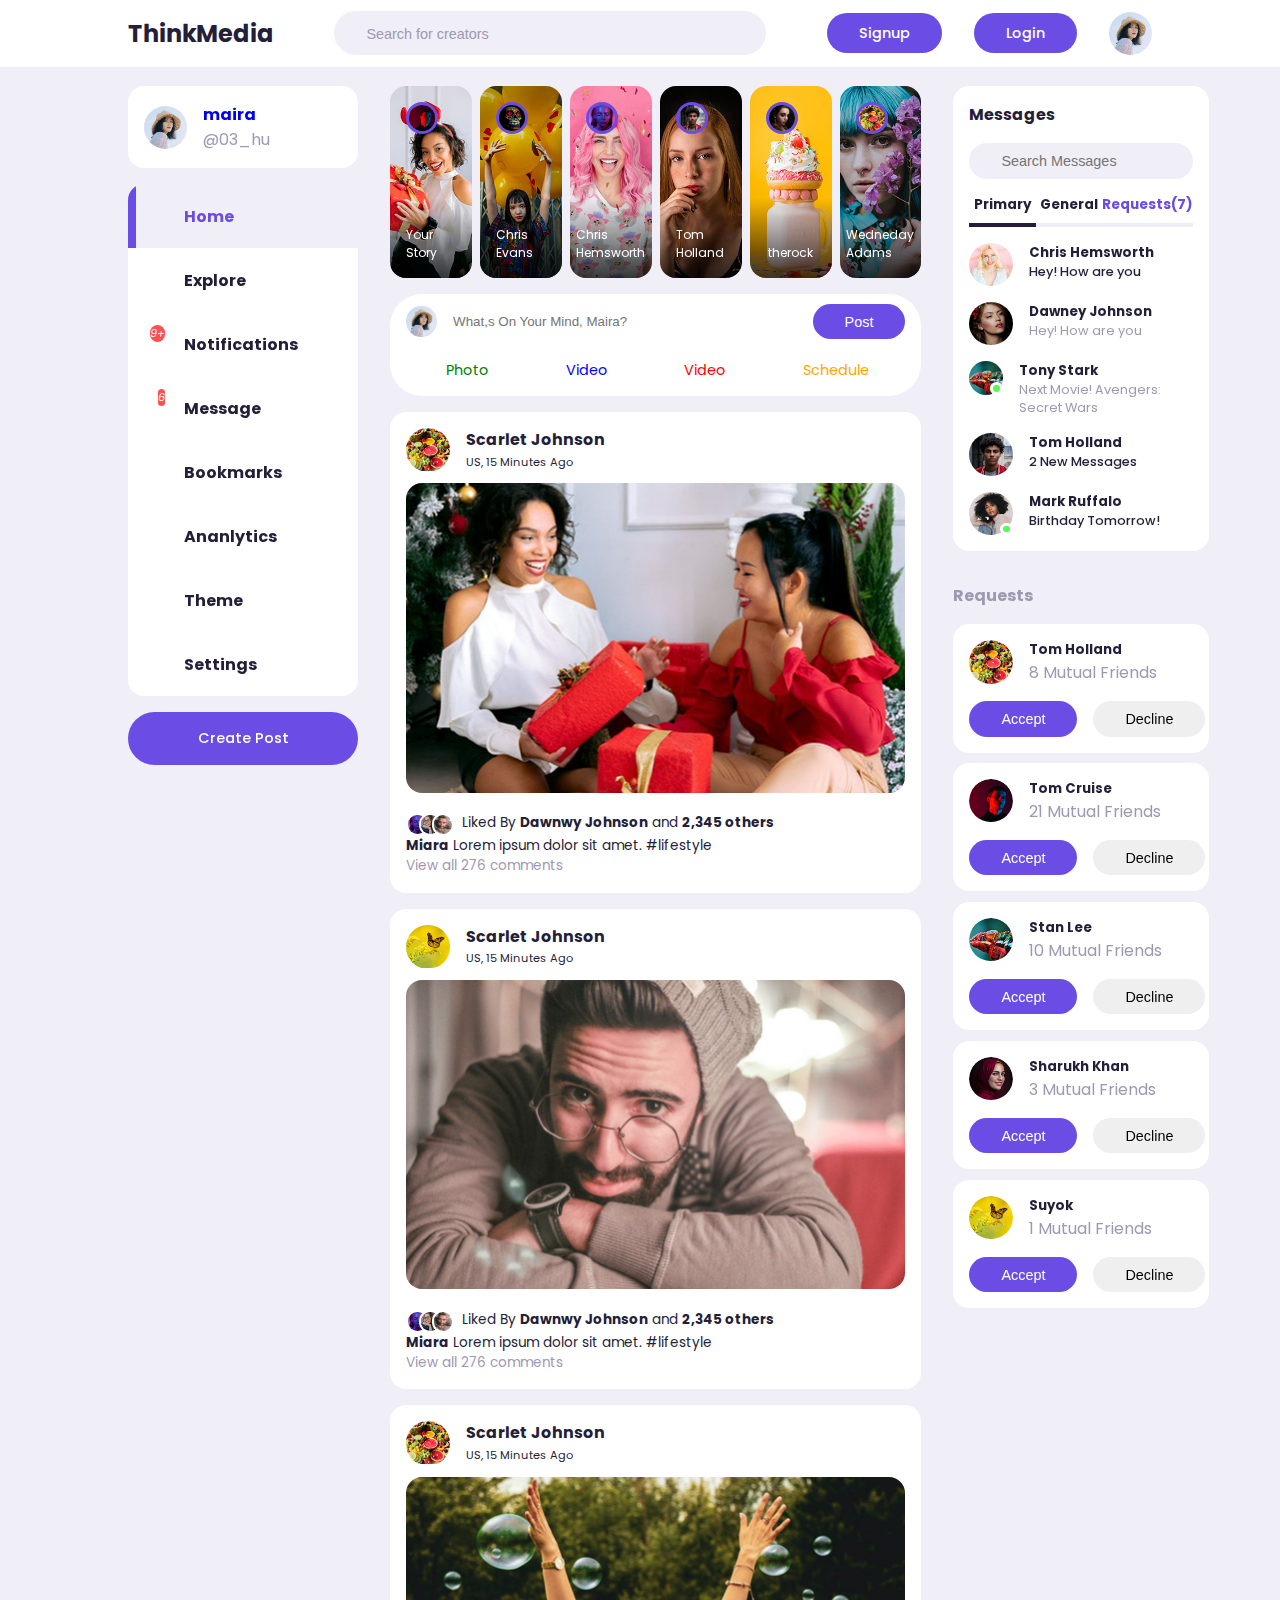
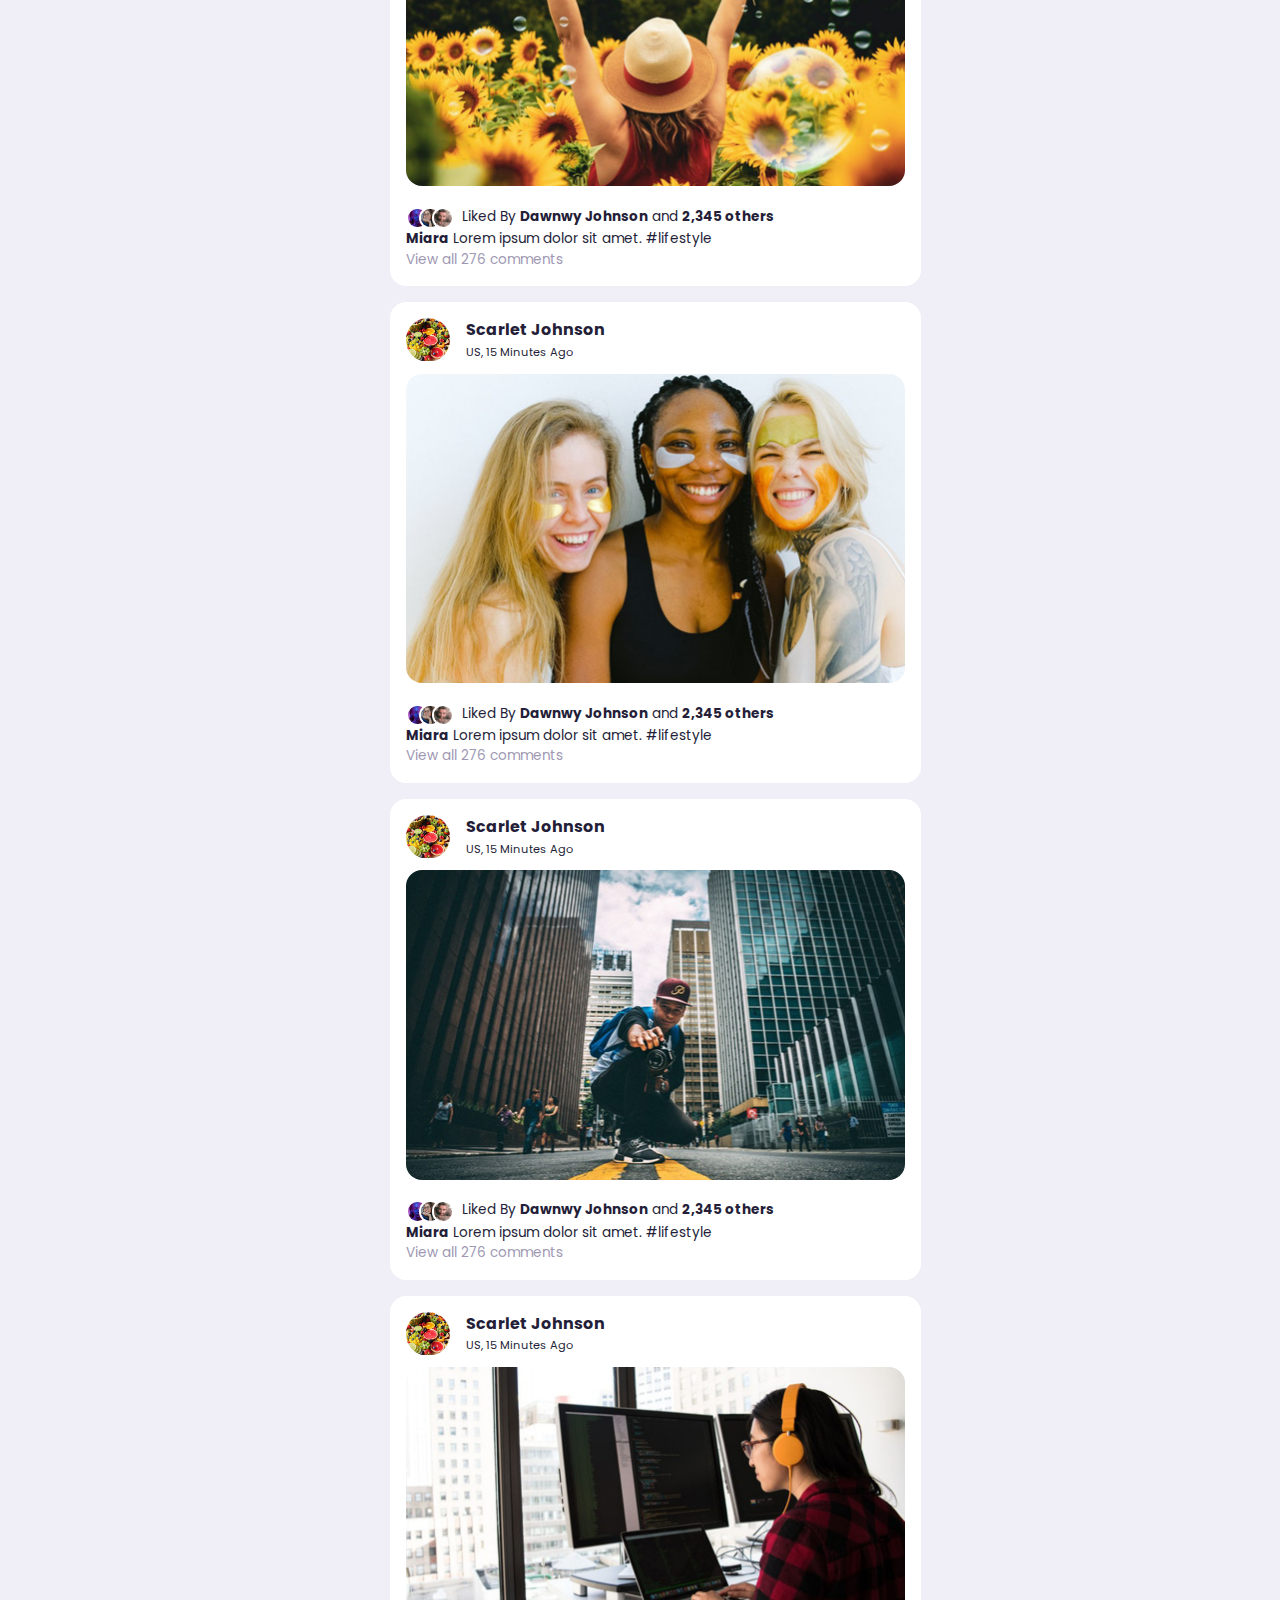
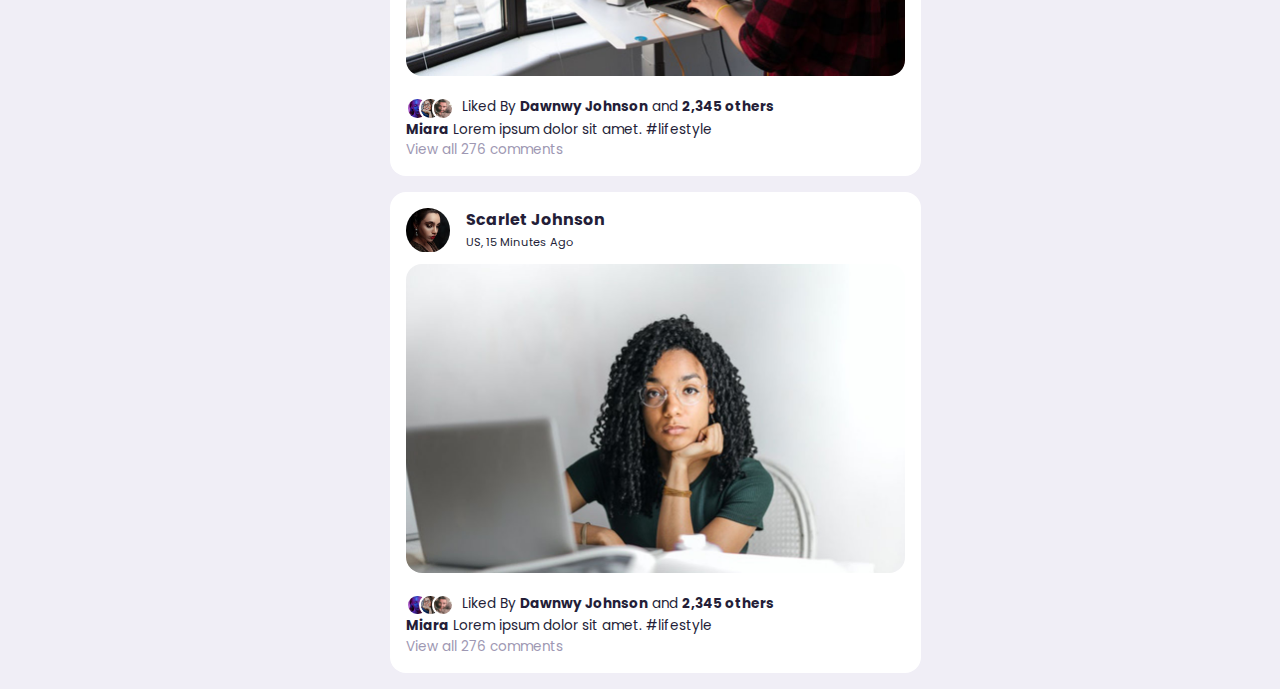
<file: index.html>
<!DOCTYPE html>
<html lang="en">

<head>
    <meta charset="UTF-8">
    <meta http-equiv="X-UA-Compatible" content="IE=edge">
    <meta name="viewport" content="width=device-width, initial-scale=1.0">
    <title>ThinkMedia - Responsive Social Media Website</title>
    <!-- ICONSCOUT -->
    <link rel="stylesheet" href="https://unicons.iconscout.com/release/v4.0.0/css/line.css">
    <!-- STYLESHEET -->
    <link rel="stylesheet" href="./style.css">
</head>

<body>
    <nav>
        <div class="container">
            <h2 class="logo">ThinkMedia</h2>
            <div class="search-bar">
                <i class="uil uil-search"></i>
                <input type="search" placeholder="Search for creators">
            </div>

            <div class="create">
                <a href="./Auth/signup.html" class="btn btn-primary">Signup</a>
                <a href="./Auth/login.html" class="btn btn-primary">Login</a>

                <div class="profile-photo">
                    <img src="./images/profile-1.jpg" alt="">
                </div>
            </div>
        </div>
    </nav>

    <!-- MAIN SECTION -->

    <main>
        <div class="container">
            <!-- =================================LEFT============================ -->
            <div class="left">
                <a href="./profile.html" class="profile">
                    <div class="profile-photo">
                        <img src="./images/profile-1.jpg" alt="">
                    </div>
                    <div class="handle">
                        <h4>maira</h4>
                        <p class="text-muted">
                            @03_hu
                        </p>
                    </div>
                </a>
                <!-- SIDEBAR -->
                <div class="sidebar">
                    <a class="menu-items active">
                        <span><i class="uil uil-home"></i></i></span>
                        <h3>Home</h3>
                    </a>

                    <a class="menu-items">
                        <span><i class="uil uil-compass"></i></i></span>
                        <h3>Explore</h3>
                    </a>
                    <a class="menu-items" id="notifications">
                        <span><i class="uil uil-bell"><small class="notification-count">9+</small></i></span>
                        <h3>Notifications</h3>
                        <!-- NOTIFICATION POPUP -->
                        <div class="notifications-popup">

                            <div>
                                <div class="profile-photo">
                                    <img src="./images/profile-2.jpg" alt="">
                                </div>
                                <div class="notification-body">
                                    <b>Chris Evans</b> accepted your friend request
                                    <small class="text-muted">2 Days Ago</small>
                                </div>
                            </div>

                            <div>
                                <div class="profile-photo">
                                    <img src="./images/profile-3.jpg" alt="">
                                </div>
                                <div class="notification-body">
                                    <b>Chris Hemsworth</b> accepted your friend request
                                    <small class="text-muted">2 Hour Ago</small>
                                </div>
                            </div>

                            <div>
                                <div class="profile-photo">
                                    <img src="./images/profile-4.jpg" alt="">
                                </div>
                                <div class="notification-body">
                                    <b>The Rock</b> and <b>238 others</b> like your post
                                    <small class="text-muted">1 Minutes Ago</small>
                                </div>
                            </div>

                            <div>
                                <div class="profile-photo">
                                    <img src="./images/profile-5.jpg" alt="">
                                </div>
                                <div class="notification-body">
                                    <b>Sharukh Khan</b> commented on your post
                                    <small class="text-muted">1 Second Ago</small>
                                </div>
                            </div>

                            <div>
                                <div class="profile-photo">
                                    <img src="./images/profile-6.jpg" alt="">
                                </div>
                                <div class="notification-body">
                                    <b>Robert Downey Jr</b> commented on a post that you are tagged in
                                    <small class="text-muted">1 Hour Ago</small>
                                </div>
                            </div>

                            <div>
                                <div class="profile-photo">
                                    <img src="./images/profile-7.jpg" alt="">
                                </div>
                                <div class="notification-body">
                                    <b>Tom Holland</b> accepted your friend request
                                    <small class="text-muted">1 Days Ago</small>
                                </div>
                            </div>

                        </div>
                    </a>
                    <a class="menu-items" id="messages-notifications">
                        <span><i class="uil uil-envelope"><small class="notification-count">6</small></i></span>
                        <h3>Message</h3>
                    </a>
                    <a class="menu-items">
                        <span><i class="uil uil-bookmark"></i></span>
                        <h3>Bookmarks</h3>
                    </a>
                    <a class="menu-items">
                        <span><i class="uil uil-chart-line"></i></span>
                        <h3>Ananlytics</h3>
                    </a>
                    <a class="menu-items" id="theme">
                        <span><i class="uil uil-palette"></i></span>
                        <h3>Theme</h3>
                    </a>
                    <a class="menu-items">
                        <span><i class="uil uil-setting"></i></i></span>
                        <h3>Settings</h3>
                    </a>
                </div>
                <!-- END OF SIDEBAR -->
                <label class="btn btn-primary" for="create-post">
                    Create Post
                </label>
            </div>
            <!-- END OF LEFT -->

            <!-- ================================MIDDLE============================ -->
            <div class="middle">
                <!-- STORIES -->
                <div class="stories">
                    <div class="story">
                        <div class="profile-photo">
                            <img src="./images/profile-8.jpg" alt="">
                        </div>
                        <p class="name">Your Story</p>
                    </div>

                    <div class="story">
                        <div class="profile-photo">
                            <img src="./images/profile-9.jpg" alt="">
                        </div>
                        <p class="name">Chris Evans</p>
                    </div>

                    <div class="story">
                        <div class="profile-photo">
                            <img src="./images/profile-10.jpg" alt="">
                        </div>
                        <p class="name">Chris Hemsworth</p>
                    </div>

                    <div class="story">
                        <div class="profile-photo">
                            <img src="./images/profile-11.jpg" alt="">
                        </div>
                        <p class="name">Tom Holland</p>
                    </div>

                    <div class="story">
                        <div class="profile-photo">
                            <img src="./images/profile-12.jpg" alt="">
                        </div>
                        <p class="name">therock</p>
                    </div>

                    <div class="story">
                        <div class="profile-photo">
                            <img src="./images/profile-13.jpg" alt="">
                        </div>
                        <p class="name">Wedneday Adams</p>
                    </div>
                </div>

                <!-- END OF STORIES -->

                <div class="upload-post">
                    <form class="create-post">
                        <div class="profile-photo">
                            <img src="./images/profile-1.jpg">
                        </div>
                        <input type="text" placeholder="What,s On Your Mind, Maira?" id="create-post">
                        <input type="submit" value="Post" class="btn btn-primary">
                    </form>
                    <div class="post-options" style="color: green;">
                        <div class="option" >
                            <i class="uil uil-scenery"></i>
                            <p>Photo</p>
                        </div>

                        <div class="option" style="color: blue;">
                            <i class="uil uil-video"></i>
                            <p>Video</p>
                        </div>

                        <div class="option" style="color: red;">
                            <i class="uil uil-map-marker"></i>
                            <p>Video</p>
                        </div>

                        <div class="option" style="color: orange;">
                            <i class="uil uil-schedule"></i>
                            <p>Schedule</p>
                        </div>
                    </div>
                </div>

                <!-- FEEDS -->
                <div class="feeds">
                    <!-- FEED 1-->
                    <div class="feed">
                        <div class="head">
                            <div class="user">
                                <div class="profile-photo">
                                    <img src="./images/profile-13.jpg" alt="">
                                </div>
                                <div class="info">
                                    <h3>Scarlet Johnson</h3>
                                    <small>US, 15 Minutes Ago</small>
                                </div>
                            </div>
                            <span class="edit"><i class="uil uil-ellipsis-h"></i></span>
                        </div>

                        <div class="photo">
                            <img src="./images/feed-1.jpg">
                        </div>

                        <div class="action-buttons">
                            <div class="interaction-button">
                                <span><i class="uil uil-heart"></i></span>
                                <span><i class="uil uil-comment-dots"></i></span>
                                <span><i class="uil uil-share-alt"></i></span>
                            </div>
                            <div class="bookmark-button">
                                <span><i class="uil uil-bookmark-full"></i></span>
                            </div>
                        </div>

                        <div class="liked-by">
                            <span><img src="./images/profile-10.jpg" alt=""></span>
                            <span><img src="./images/profile-4.jpg" alt=""></span>
                            <span><img src="./images/profile-15.jpg" alt=""></span>
                            <p>Liked By <b>Dawnwy Johnson</b> and <b>2,345 others</b></p>
                        </div>

                        <div class="caption">
                            <p><b>Miara</b> Lorem ipsum dolor sit amet. <span class="hastag">#lifestyle</span></p>
                        </div>

                        <div class="text-muted comments">
                            View all 276 comments
                        </div>
                    </div>

                    <!-- FEED 2-->
                    <div class="feed">
                        <div class="head">
                            <div class="user">
                                <div class="profile-photo">
                                    <img src="./images/profile-14.jpg" alt="">
                                </div>
                                <div class="info">
                                    <h3>Scarlet Johnson</h3>
                                    <small>US, 15 Minutes Ago</small>
                                </div>
                            </div>
                            <span class="edit"><i class="uil uil-ellipsis-h"></i></span>
                        </div>

                        <div class="photo">
                            <img src="./images/feed-2.jpg">
                        </div>

                        <div class="action-buttons">
                            <div class="interaction-button">
                                <span><i class="uil uil-heart"></i></span>
                                <span><i class="uil uil-comment-dots"></i></span>
                                <span><i class="uil uil-share-alt"></i></span>
                            </div>
                            <div class="bookmark-button">
                                <span><i class="uil uil-bookmark-full"></i></span>
                            </div>
                        </div>

                        <div class="liked-by">
                            <span><img src="./images/profile-10.jpg" alt=""></span>
                            <span><img src="./images/profile-4.jpg" alt=""></span>
                            <span><img src="./images/profile-15.jpg" alt=""></span>
                            <p>Liked By <b>Dawnwy Johnson</b> and <b>2,345 others</b></p>
                        </div>

                        <div class="caption">
                            <p><b>Miara</b> Lorem ipsum dolor sit amet. <span class="hastag">#lifestyle</span></p>
                        </div>

                        <div class="text-muted comments">
                            View all 276 comments
                        </div>
                    </div>

                    <!-- FEED 3-->
                    <div class="feed">
                        <div class="head">
                            <div class="user">
                                <div class="profile-photo">
                                    <img src="./images/profile-13.jpg" alt="">
                                </div>
                                <div class="info">
                                    <h3>Scarlet Johnson</h3>
                                    <small>US, 15 Minutes Ago</small>
                                </div>
                            </div>
                            <span class="edit"><i class="uil uil-ellipsis-h"></i></span>
                        </div>

                        <div class="photo">
                            <img src="./images/feed-3.jpg">
                        </div>

                        <div class="action-buttons">
                            <div class="interaction-button">
                                <span><i class="uil uil-heart"></i></span>
                                <span><i class="uil uil-comment-dots"></i></span>
                                <span><i class="uil uil-share-alt"></i></span>
                            </div>
                            <div class="bookmark-button">
                                <span><i class="uil uil-bookmark-full"></i></span>
                            </div>
                        </div>

                        <div class="liked-by">
                            <span><img src="./images/profile-10.jpg" alt=""></span>
                            <span><img src="./images/profile-4.jpg" alt=""></span>
                            <span><img src="./images/profile-15.jpg" alt=""></span>
                            <p>Liked By <b>Dawnwy Johnson</b> and <b>2,345 others</b></p>
                        </div>

                        <div class="caption">
                            <p><b>Miara</b> Lorem ipsum dolor sit amet. <span class="hastag">#lifestyle</span></p>
                        </div>

                        <div class="text-muted comments">
                            View all 276 comments
                        </div>
                    </div>

                    <!-- FEED 4-->
                    <div class="feed">
                        <div class="head">
                            <div class="user">
                                <div class="profile-photo">
                                    <img src="./images/profile-13.jpg" alt="">
                                </div>
                                <div class="info">
                                    <h3>Scarlet Johnson</h3>
                                    <small>US, 15 Minutes Ago</small>
                                </div>
                            </div>
                            <span class="edit"><i class="uil uil-ellipsis-h"></i></span>
                        </div>

                        <div class="photo">
                            <img src="./images/feed-4.jpg">
                        </div>

                        <div class="action-buttons">
                            <div class="interaction-button">
                                <span><i class="uil uil-heart"></i></span>
                                <span><i class="uil uil-comment-dots"></i></span>
                                <span><i class="uil uil-share-alt"></i></span>
                            </div>
                            <div class="bookmark-button">
                                <span><i class="uil uil-bookmark-full"></i></span>
                            </div>
                        </div>

                        <div class="liked-by">
                            <span><img src="./images/profile-10.jpg" alt=""></span>
                            <span><img src="./images/profile-4.jpg" alt=""></span>
                            <span><img src="./images/profile-15.jpg" alt=""></span>
                            <p>Liked By <b>Dawnwy Johnson</b> and <b>2,345 others</b></p>
                        </div>

                        <div class="caption">
                            <p><b>Miara</b> Lorem ipsum dolor sit amet. <span class="hastag">#lifestyle</span></p>
                        </div>

                        <div class="text-muted comments">
                            View all 276 comments
                        </div>
                    </div>

                    <!-- FEED 5 -->
                    <div class="feed">
                        <div class="head">
                            <div class="user">
                                <div class="profile-photo">
                                    <img src="./images/profile-13.jpg" alt="">
                                </div>
                                <div class="info">
                                    <h3>Scarlet Johnson</h3>
                                    <small>US, 15 Minutes Ago</small>
                                </div>
                            </div>
                            <span class="edit"><i class="uil uil-ellipsis-h"></i></span>
                        </div>

                        <div class="photo">
                            <img src="./images/feed-5.jpg">
                        </div>

                        <div class="action-buttons">
                            <div class="interaction-button">
                                <span><i class="uil uil-heart"></i></span>
                                <span><i class="uil uil-comment-dots"></i></span>
                                <span><i class="uil uil-share-alt"></i></span>
                            </div>
                            <div class="bookmark-button">
                                <span><i class="uil uil-bookmark-full"></i></span>
                            </div>
                        </div>

                        <div class="liked-by">
                            <span><img src="./images/profile-10.jpg" alt=""></span>
                            <span><img src="./images/profile-4.jpg" alt=""></span>
                            <span><img src="./images/profile-15.jpg" alt=""></span>
                            <p>Liked By <b>Dawnwy Johnson</b> and <b>2,345 others</b></p>
                        </div>

                        <div class="caption">
                            <p><b>Miara</b> Lorem ipsum dolor sit amet. <span class="hastag">#lifestyle</span></p>
                        </div>

                        <div class="text-muted comments">
                            View all 276 comments
                        </div>
                    </div>

                    <!-- FEED 7-->
                    <div class="feed">
                        <div class="head">
                            <div class="user">
                                <div class="profile-photo">
                                    <img src="./images/profile-13.jpg" alt="">
                                </div>
                                <div class="info">
                                    <h3>Scarlet Johnson</h3>
                                    <small>US, 15 Minutes Ago</small>
                                </div>
                            </div>
                            <span class="edit"><i class="uil uil-ellipsis-h"></i></span>
                        </div>

                        <div class="photo">
                            <img src="./images/feed-6.jpg">
                        </div>

                        <div class="action-buttons">
                            <div class="interaction-button">
                                <span><i class="uil uil-heart"></i></span>
                                <span><i class="uil uil-comment-dots"></i></span>
                                <span><i class="uil uil-share-alt"></i></span>
                            </div>
                            <div class="bookmark-button">
                                <span><i class="uil uil-bookmark-full"></i></span>
                            </div>
                        </div>

                        <div class="liked-by">
                            <span><img src="./images/profile-10.jpg" alt=""></span>
                            <span><img src="./images/profile-4.jpg" alt=""></span>
                            <span><img src="./images/profile-15.jpg" alt=""></span>
                            <p>Liked By <b>Dawnwy Johnson</b> and <b>2,345 others</b></p>
                        </div>

                        <div class="caption">
                            <p><b>Miara</b> Lorem ipsum dolor sit amet. <span class="hastag">#lifestyle</span></p>
                        </div>

                        <div class="text-muted comments">
                            View all 276 comments
                        </div>
                    </div>

                    <!-- FEED 7-->
                    <div class="feed">
                        <div class="head">
                            <div class="user">
                                <div class="profile-photo">
                                    <img src="./images/profile-12.jpg" alt="">
                                </div>
                                <div class="info">
                                    <h3>Scarlet Johnson</h3>
                                    <small>US, 15 Minutes Ago</small>
                                </div>
                            </div>
                            <span class="edit"><i class="uil uil-ellipsis-h"></i></span>
                        </div>

                        <div class="photo">
                            <img src="./images/feed-7.jpg">
                        </div>

                        <div class="action-buttons">
                            <div class="interaction-button">
                                <span><i class="uil uil-heart"></i></span>
                                <span><i class="uil uil-comment-dots"></i></span>
                                <span><i class="uil uil-share-alt"></i></span>
                            </div>
                            <div class="bookmark-button">
                                <span><i class="uil uil-bookmark-full"></i></span>
                            </div>
                        </div>

                        <div class="liked-by">
                            <span><img src="./images/profile-10.jpg" alt=""></span>
                            <span><img src="./images/profile-4.jpg" alt=""></span>
                            <span><img src="./images/profile-15.jpg" alt=""></span>
                            <p>Liked By <b>Dawnwy Johnson</b> and <b>2,345 others</b></p>
                        </div>

                        <div class="caption">
                            <p><b>Miara</b> Lorem ipsum dolor sit amet. <span class="hastag">#lifestyle</span></p>
                        </div>

                        <div class="text-muted comments">
                            View all 276 comments
                        </div>
                    </div>
                    <!-- FEED ENDS -->
                </div>
                <!-- FEEDS END -->
            </div>

            <!-- ================================RIGHT============================ -->
            <div class="right">
                <div class="messages">
                    <div class="heading">
                        <h4>Messages</h4>
                        <i class="uil uil-edit"></i>
                    </div>

                    <!-- SEARCH BAR -->
                    <div class="search-bar">
                        <i class="uil uil-search"></i>
                        <input type="search" placeholder="Search Messages" id="message-search">
                    </div>

                    <!-- MESSAGES CATEGORY -->
                    <div class="category">
                        <h6 class="active">Primary</h6>
                        <h6>General</h6>
                        <h6 class="message-requests">Requests(7)</h6>
                    </div>

                    <!-- MESSAGE -->
                    <div class="message">
                        <div class="profile-photo">
                            <img src="./images/profile-17.jpg">
                        </div>

                        <div class="message-body">
                            <h5>Chris Hemsworth</h5>
                            <p class="text-bold">Hey! How are you</p>
                        </div>
                    </div>

                    <!-- MESSAGE -->
                    <div class="message">
                        <div class="profile-photo">
                            <img src="./images/profile-6.jpg">
                        </div>

                        <div class="message-body">
                            <h5>Dawney Johnson</h5>
                            <p class="text-muted">Hey! How are you</p>
                        </div>
                    </div>

                    <!-- MESSAGE -->
                    <div class="message">
                        <div class="profile-photo">
                            <img src="./images/profile-19.jpg">
                            <div class="active"></div>
                        </div>

                        <div class="message-body">
                            <h5>Tony Stark</h5>
                            <p class="text-muted">Next Movie! Avengers: Secret Wars</p>
                        </div>
                    </div>

                    <!-- MESSAGE -->
                    <div class="message">
                        <div class="profile-photo">
                            <img src="./images/profile-11.jpg">
                        </div>

                        <div class="message-body">
                            <h5>Tom Holland</h5>
                            <p class="text-bold">2 New Messages</p>
                        </div>
                    </div>

                    <!-- MESSAGE -->
                    <div class="message">
                        <div class="profile-photo">
                            <img src="./images/profile-3.jpg">
                            <div class="active"></div>
                        </div>

                        <div class="message-body">
                            <h5>Mark Ruffalo</h5>
                            <p class="text-bold">Birthday Tomorrow!</p>
                        </div>
                    </div>
                </div>
                <!-- MESSAGES END -->


                <!-- FRIEND REQUESTS -->
                <div class="friend-requests">
                    <h4>Requests</h4>
                    <div class="request">
                        <div class="info">
                            <div class="profile-photo">
                                <img src="./images/profile-13.jpg">
                            </div>

                            <div>
                                <h5>Tom Holland</h5>
                                <p class="text-muted">
                                    8 Mutual Friends
                                </p>
                            </div>
                        </div>

                        <div class="action">
                            <button class="btn btn-primary">
                                Accept
                            </button>
                            <button class="btn  ">
                                Decline
                            </button>
                        </div>
                    </div>

                    <div class="request">
                        <div class="info">
                            <div class="profile-photo">
                                <img src="./images/profile-8.jpg">
                            </div>

                            <div>
                                <h5>Tom Cruise</h5>
                                <p class="text-muted">
                                    21 Mutual Friends
                                </p>
                            </div>
                        </div>

                        <div class="action">
                            <button class="btn btn-primary">
                                Accept
                            </button>
                            <button class="btn  ">
                                Decline
                            </button>
                        </div>
                    </div>

                    <div class="request">
                        <div class="info">
                            <div class="profile-photo">
                                <img src="./images/profile-19.jpg">
                            </div>

                            <div>
                                <h5>Stan Lee</h5>
                                <p class="text-muted">
                                    10 Mutual Friends
                                </p>
                            </div>
                        </div>

                        <div class="action">
                            <button class="btn btn-primary">
                                Accept
                            </button>
                            <button class="btn  ">
                                Decline
                            </button>
                        </div>
                    </div>

                    <div class="request">
                        <div class="info">
                            <div class="profile-photo">
                                <img src="./images/profile-20.jpg">
                            </div>

                            <div>
                                <h5>Sharukh Khan</h5>
                                <p class="text-muted">
                                    3 Mutual Friends
                                </p>
                            </div>
                        </div>

                        <div class="action">
                            <button class="btn btn-primary">
                                Accept
                            </button>
                            <button class="btn  ">
                                Decline
                            </button>
                        </div>
                    </div>

                    <div class="request">
                        <div class="info">
                            <div class="profile-photo">
                                <img src="./images/profile-14.jpg">
                            </div>

                            <div>
                                <h5>Suyok</h5>
                                <p class="text-muted">
                                    1 Mutual Friends
                                </p>
                            </div>
                        </div>

                        <div class="action">
                            <button class="btn btn-primary">
                                Accept
                            </button>
                            <button class="btn  ">
                                Decline
                            </button>
                        </div>
                    </div>
                </div>
            </div>
        </div>
    </main>

    <!-- =====================THEME CUSTOMIZATION ======================== -->
    <div class="customize-theme">
        <div class="card">
            <h2>Customize your view</h2>
            <p class="text-muted">Manage your font size, color, and background.</p>

            <!-- FONT SIZES -->
            <div class="font-size">
                <h4>Font Size</h4>
                <div>
                    <h6>Aa</h6>
                    <div class="choose-size">
                        <span class="font-size-1"></span>
                        <span class="font-size-2 active"></span>
                        <span class="font-size-3"></span>
                        <span class="font-size-4"></span>
                        <span class="font-size-5"></span>
                    </div>
                    <h3>Aa</h3>
                </div>
            </div>

            <!-- PRIMARY COLORS -->
            <div class="color">
                <h4>Color</h4>
                <div class="choose-color">
                    <span class="color-1 active"></span>
                    <span class="color-2"></span>
                    <span class="color-3"></span>
                    <span class="color-4"></span>
                    <span class="color-5"></span>
                </div>
            </div>

            <!-- BACKGROUND COLORS -->
            <div class="background">
                <h4>Background</h4>
                <div class="choose-bg">
                    <div class="bg-1 active">
                        <span></span>
                        <h5 for="bg-1">Light</h5>
                    </div>
                    <div class="bg-2">
                        <span></span>
                        <h5>Dim</h5>
                    </div>
                    <div class="bg-3">
                        <span></span>
                        <h5 for="bg-3">Lights Out</h5>
                    </div>
                </div>
            </div>
        </div>
    </div>


    <!-- JAVASCRIPT -->
    <script src="script.js"></script>
</body>

</html>
</file>
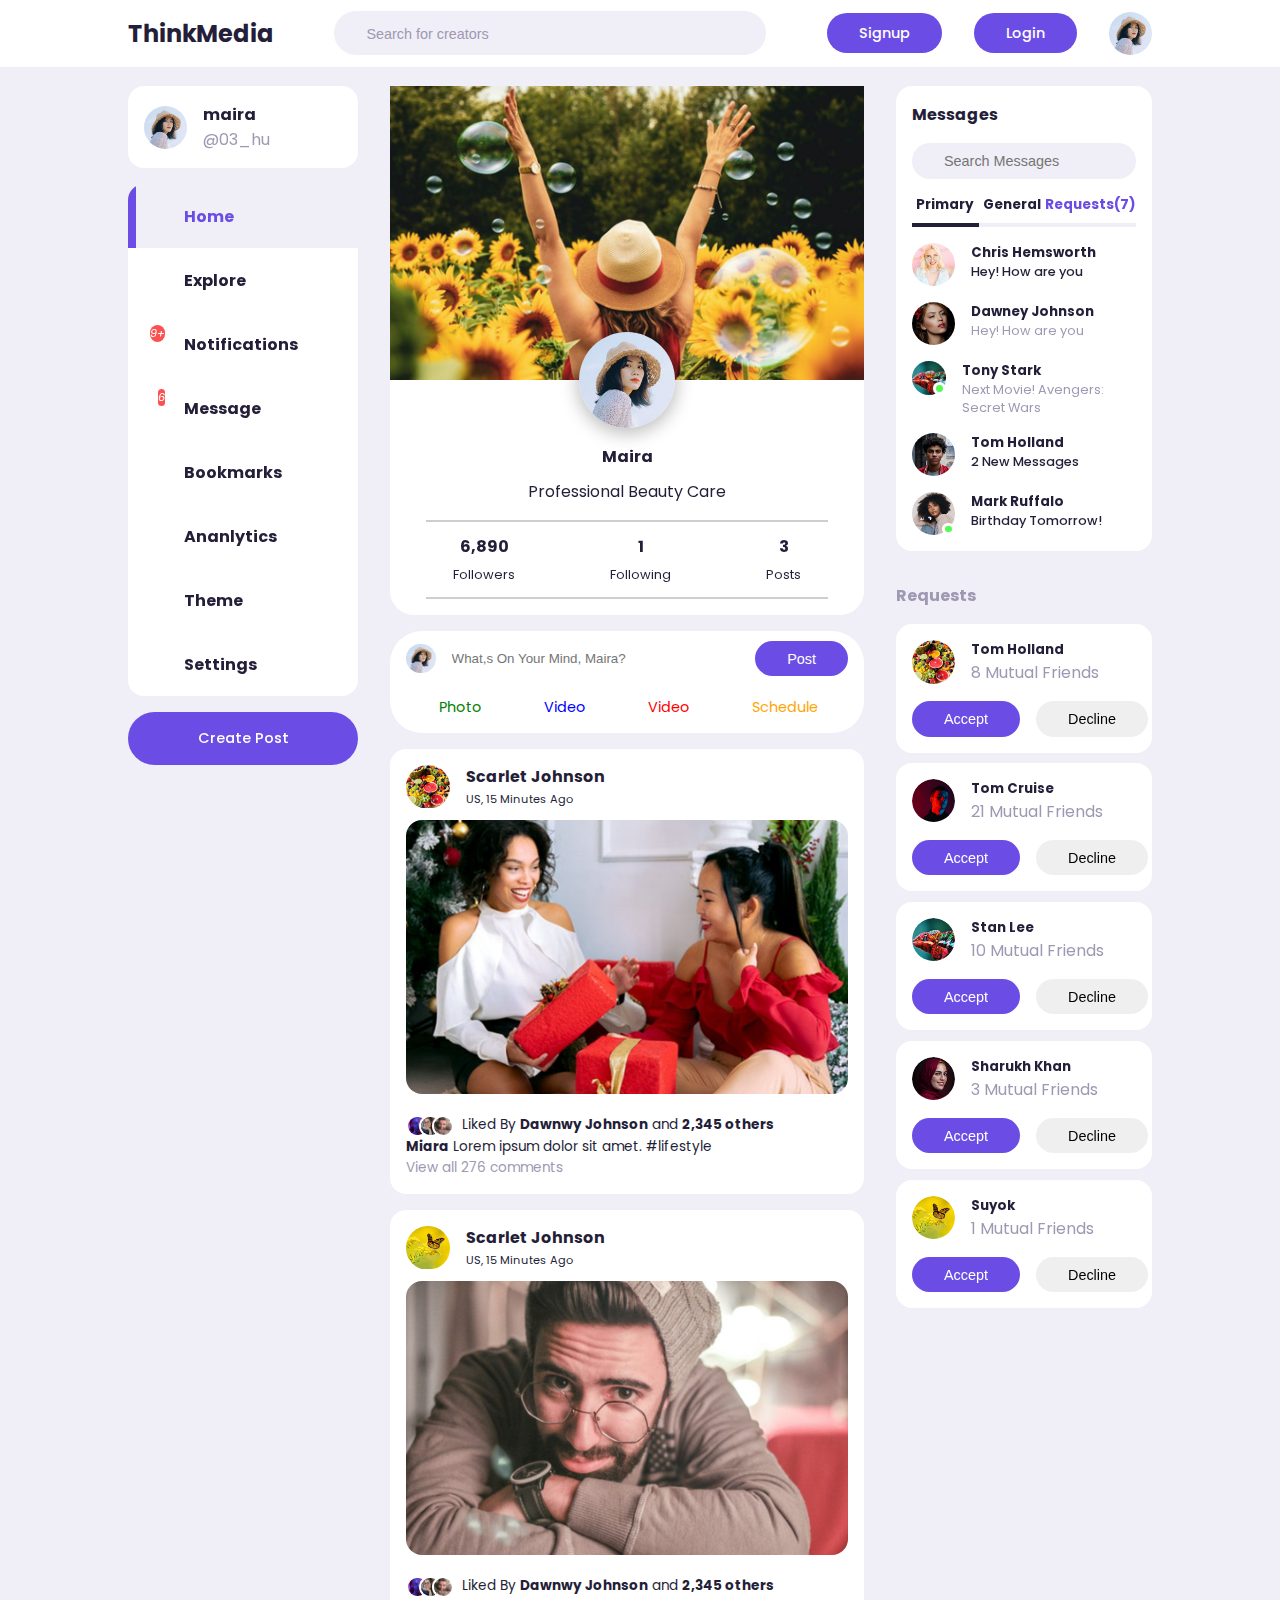
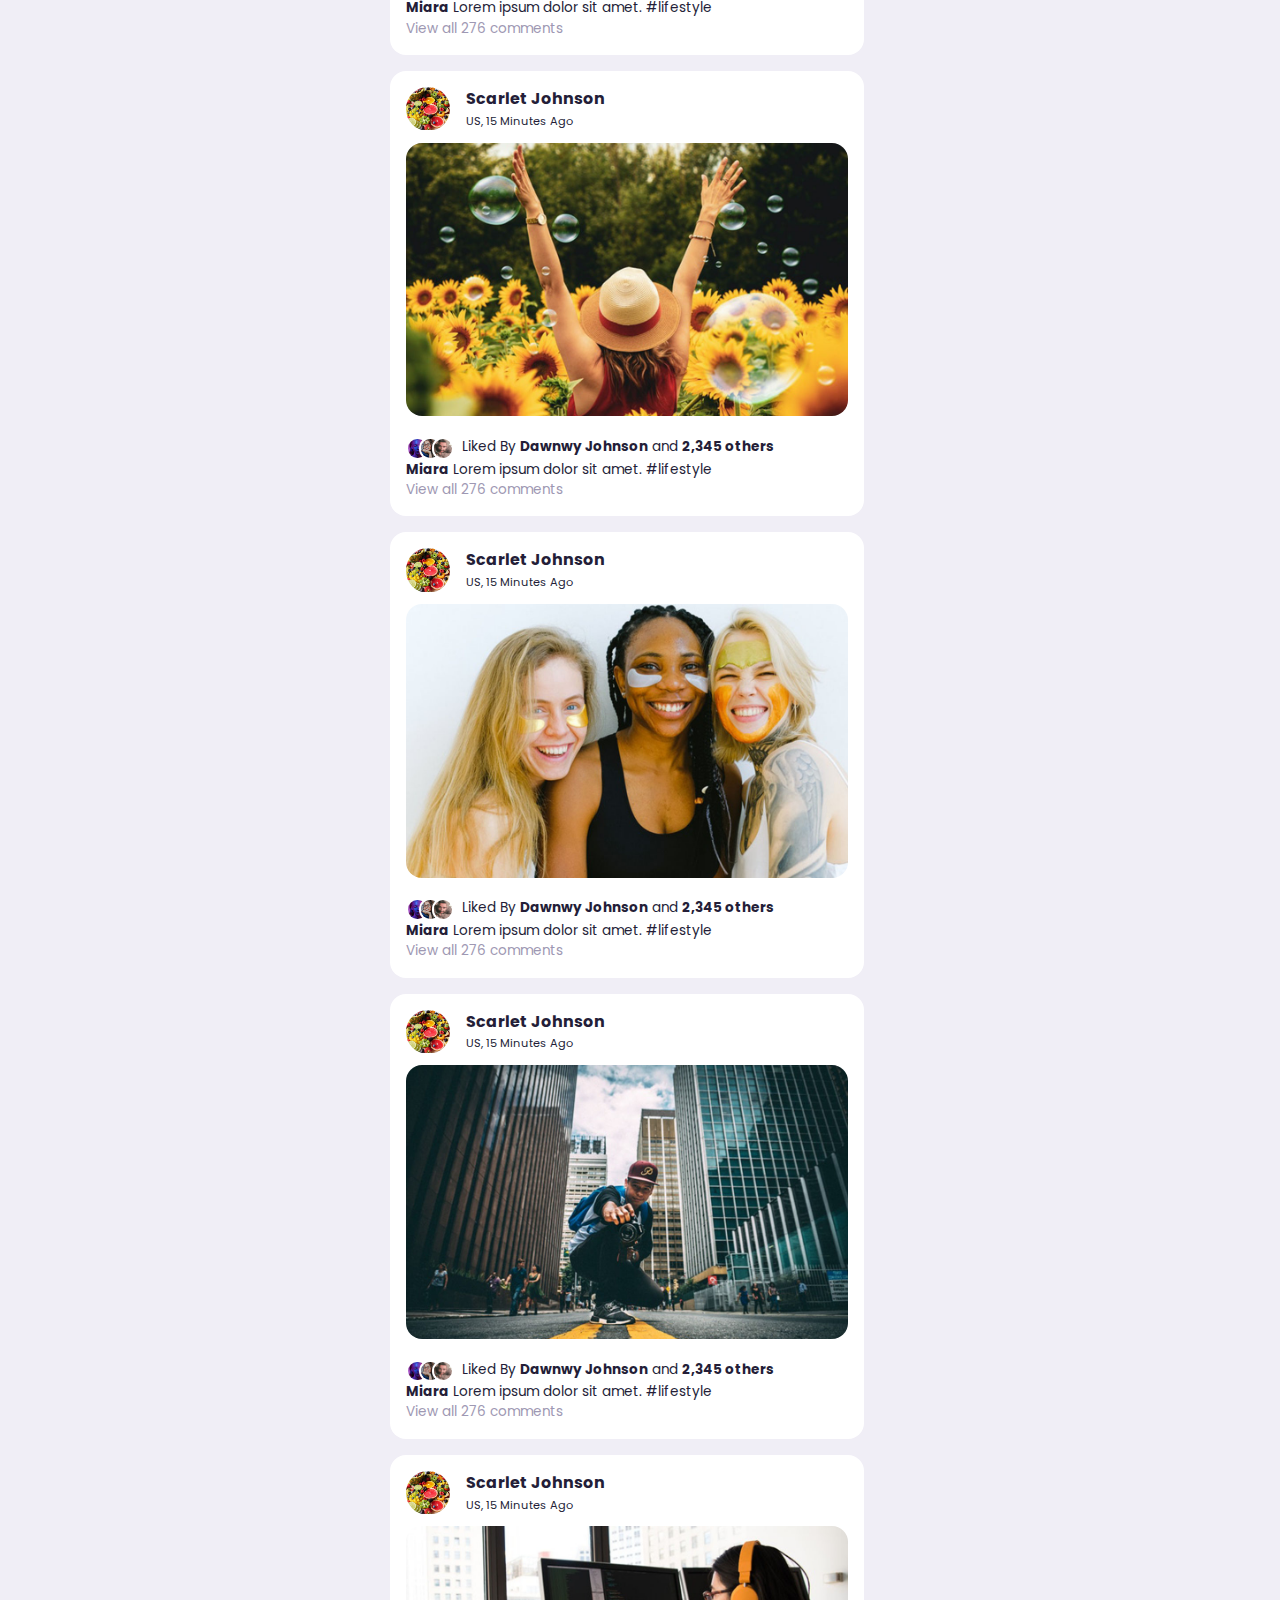
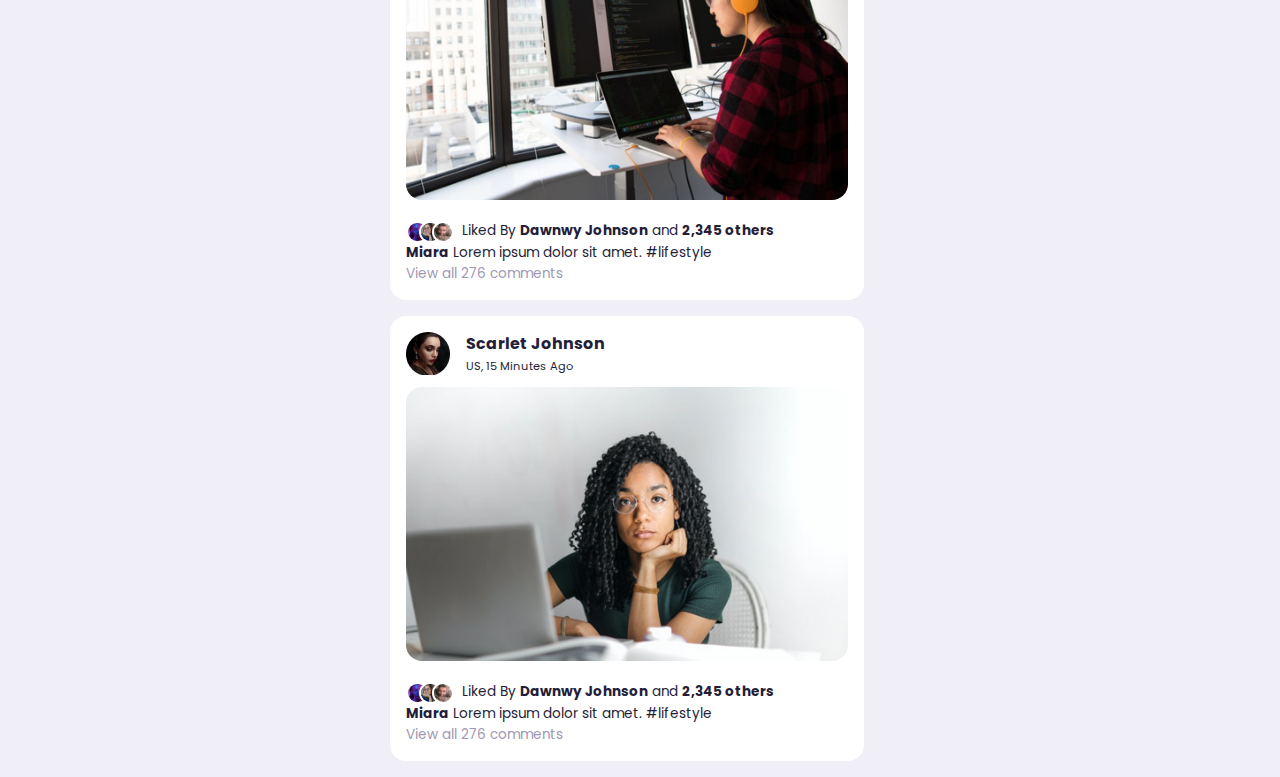
<file: profile.html>
<!DOCTYPE html>
<html lang="en">

<head>
    <meta charset="UTF-8">
    <meta http-equiv="X-UA-Compatible" content="IE=edge">
    <meta name="viewport" content="width=device-width, initial-scale=1.0">
    <title>ThinkMedia - Responsive Social Media Website</title>
    <!-- ICONSCOUT -->
    <link rel="stylesheet" href="https://unicons.iconscout.com/release/v4.0.0/css/line.css">
    <!-- STYLESHEET -->
    <link rel="stylesheet" href="style.css">
</head>

<body>
    <nav>
        <div class="container">
            <h2 class="logo">ThinkMedia</h2>
            <div class="search-bar">
                <i class="uil uil-search"></i>
                <input type="search" placeholder="Search for creators">
            </div>

            <div class="create">
                <a href="./Auth/signup.html" class="btn btn-primary">Signup</a>
                <a href="./Auth/login.html" class="btn btn-primary">Login</a>

                <div class="profile-photo">
                    <img src="./images/profile-1.jpg" alt="">
                </div>
            </div>
        </div>
    </nav>

    <!-- MAIN SECTION -->

    <main>
        <div class="container">
            <!-- =================================LEFT============================ -->
            <div class="left">
                <a class="profile" id="profileCard">
                    <div class="profile-photo">
                        <img src="./images/profile-1.jpg" alt="">
                    </div>
                    <div class="handle">
                        <h4>maira</h4>
                        <p class="text-muted">
                            @03_hu
                        </p>
                    </div>
                </a>
                <!-- SIDEBAR -->
                <div class="sidebar">
                    <a class="menu-items active">
                        <span><i class="uil uil-home"></i></i></span>
                        <h3>Home</h3>
                    </a>

                    <a class="menu-items">
                        <span><i class="uil uil-compass"></i></i></span>
                        <h3>Explore</h3>
                    </a>
                    <a class="menu-items" id="notifications">
                        <span><i class="uil uil-bell"><small class="notification-count">9+</small></i></span>
                        <h3>Notifications</h3>
                        <!-- NOTIFICATION POPUP -->
                        <div class="notifications-popup">

                            <div>
                                <div class="profile-photo">
                                    <img src="./images/profile-2.jpg" alt="">
                                </div>
                                <div class="notification-body">
                                    <b>Chris Evans</b> accepted your friend request
                                    <small class="text-muted">2 Days Ago</small>
                                </div>
                            </div>

                            <div>
                                <div class="profile-photo">
                                    <img src="./images/profile-3.jpg" alt="">
                                </div>
                                <div class="notification-body">
                                    <b>Chris Hemsworth</b> accepted your friend request
                                    <small class="text-muted">2 Hour Ago</small>
                                </div>
                            </div>

                            <div>
                                <div class="profile-photo">
                                    <img src="./images/profile-4.jpg" alt="">
                                </div>
                                <div class="notification-body">
                                    <b>The Rock</b> and <b>238 others</b> like your post
                                    <small class="text-muted">1 Minutes Ago</small>
                                </div>
                            </div>

                            <div>
                                <div class="profile-photo">
                                    <img src="./images/profile-5.jpg" alt="">
                                </div>
                                <div class="notification-body">
                                    <b>Sharukh Khan</b> commented on your post
                                    <small class="text-muted">1 Second Ago</small>
                                </div>
                            </div>

                            <div>
                                <div class="profile-photo">
                                    <img src="./images/profile-6.jpg" alt="">
                                </div>
                                <div class="notification-body">
                                    <b>Robert Downey Jr</b> commented on a post that you are tagged in
                                    <small class="text-muted">1 Hour Ago</small>
                                </div>
                            </div>

                            <div>
                                <div class="profile-photo">
                                    <img src="./images/profile-7.jpg" alt="">
                                </div>
                                <div class="notification-body">
                                    <b>Tom Holland</b> accepted your friend request
                                    <small class="text-muted">1 Days Ago</small>
                                </div>
                            </div>

                        </div>
                    </a>
                    <a class="menu-items" id="messages-notifications">
                        <span><i class="uil uil-envelope"><small class="notification-count">6</small></i></span>
                        <h3>Message</h3>
                    </a>
                    <a class="menu-items">
                        <span><i class="uil uil-bookmark"></i></span>
                        <h3>Bookmarks</h3>
                    </a>
                    <a class="menu-items">
                        <span><i class="uil uil-chart-line"></i></span>
                        <h3>Ananlytics</h3>
                    </a>
                    <a class="menu-items" id="theme">
                        <span><i class="uil uil-palette"></i></span>
                        <h3>Theme</h3>
                    </a>
                    <a class="menu-items">
                        <span><i class="uil uil-setting"></i></i></span>
                        <h3>Settings</h3>
                    </a>
                </div>
                <!-- END OF SIDEBAR -->
                <label class="btn btn-primary" for="create-post">
                    Create Post
                </label>
            </div>
            <!-- END OF LEFT -->

            <!-- ================================MIDDLE============================ -->
            <div class="middle">
                <!-- PROFILE -->
                <div class="ProfileCard">
                    <div class="ProfileImages">
                        <img src="./images/feed-3.jpg" alt="" />
                        <img src="./images/profile-1.jpg" alt="" />
                    </div>

                    <div class="ProfileName">
                        <span>Maira</span>
                        <span>Professional Beauty Care</span>
                    </div>

                    <div class="followStatus">
                        <hr>
                        <div>
                            <div class="follow">
                                <span>6,890</span>
                                <span>Followers</span>
                            </div>

                            <div class="vl"></div>

                            <div class="follow">
                                <span>1</span>
                                <span>Following</span>
                            </div>

                            <div class="vl"></div>

                            <div class="follow">
                                <span>3</span>
                                <span>Posts</span>
                            </div>
                        </div>
                        <hr>
                    </div>
                </div>

                <!-- END OF PROFILE -->

                <div class="upload-post">
                    <form class="create-post">
                        <div class="profile-photo">
                            <img src="./images/profile-1.jpg">
                        </div>
                        <input type="text" placeholder="What,s On Your Mind, Maira?" id="create-post">
                        <input type="submit" value="Post" class="btn btn-primary">
                    </form>
                    <div class="post-options" style="color: green;">
                        <div class="option">
                            <i class="uil uil-scenery"></i>
                            <p>Photo</p>
                        </div>

                        <div class="option" style="color: blue;">
                            <i class="uil uil-video"></i>
                            <p>Video</p>
                        </div>

                        <div class="option" style="color: red;">
                            <i class="uil uil-map-marker"></i>
                            <p>Video</p>
                        </div>

                        <div class="option" style="color: orange;">
                            <i class="uil uil-schedule"></i>
                            <p>Schedule</p>
                        </div>
                    </div>
                </div>

                <!-- FEEDS -->
                <div class="feeds">
                    <!-- FEED 1-->
                    <div class="feed">
                        <div class="head">
                            <div class="user">
                                <div class="profile-photo">
                                    <img src="./images/profile-13.jpg" alt="">
                                </div>
                                <div class="info">
                                    <h3>Scarlet Johnson</h3>
                                    <small>US, 15 Minutes Ago</small>
                                </div>
                            </div>
                            <span class="edit"><i class="uil uil-ellipsis-h"></i></span>
                        </div>

                        <div class="photo">
                            <img src="./images/feed-1.jpg">
                        </div>

                        <div class="action-buttons">
                            <div class="interaction-button">
                                <span><i class="uil uil-heart"></i></span>
                                <span><i class="uil uil-comment-dots"></i></span>
                                <span><i class="uil uil-share-alt"></i></span>
                            </div>
                            <div class="bookmark-button">
                                <span><i class="uil uil-bookmark-full"></i></span>
                            </div>
                        </div>

                        <div class="liked-by">
                            <span><img src="./images/profile-10.jpg" alt=""></span>
                            <span><img src="./images/profile-4.jpg" alt=""></span>
                            <span><img src="./images/profile-15.jpg" alt=""></span>
                            <p>Liked By <b>Dawnwy Johnson</b> and <b>2,345 others</b></p>
                        </div>

                        <div class="caption">
                            <p><b>Miara</b> Lorem ipsum dolor sit amet. <span class="hastag">#lifestyle</span></p>
                        </div>

                        <div class="text-muted comments">
                            View all 276 comments
                        </div>
                    </div>

                    <!-- FEED 2-->
                    <div class="feed">
                        <div class="head">
                            <div class="user">
                                <div class="profile-photo">
                                    <img src="./images/profile-14.jpg" alt="">
                                </div>
                                <div class="info">
                                    <h3>Scarlet Johnson</h3>
                                    <small>US, 15 Minutes Ago</small>
                                </div>
                            </div>
                            <span class="edit"><i class="uil uil-ellipsis-h"></i></span>
                        </div>

                        <div class="photo">
                            <img src="./images/feed-2.jpg">
                        </div>

                        <div class="action-buttons">
                            <div class="interaction-button">
                                <span><i class="uil uil-heart"></i></span>
                                <span><i class="uil uil-comment-dots"></i></span>
                                <span><i class="uil uil-share-alt"></i></span>
                            </div>
                            <div class="bookmark-button">
                                <span><i class="uil uil-bookmark-full"></i></span>
                            </div>
                        </div>

                        <div class="liked-by">
                            <span><img src="./images/profile-10.jpg" alt=""></span>
                            <span><img src="./images/profile-4.jpg" alt=""></span>
                            <span><img src="./images/profile-15.jpg" alt=""></span>
                            <p>Liked By <b>Dawnwy Johnson</b> and <b>2,345 others</b></p>
                        </div>

                        <div class="caption">
                            <p><b>Miara</b> Lorem ipsum dolor sit amet. <span class="hastag">#lifestyle</span></p>
                        </div>

                        <div class="text-muted comments">
                            View all 276 comments
                        </div>
                    </div>

                    <!-- FEED 3-->
                    <div class="feed">
                        <div class="head">
                            <div class="user">
                                <div class="profile-photo">
                                    <img src="./images/profile-13.jpg" alt="">
                                </div>
                                <div class="info">
                                    <h3>Scarlet Johnson</h3>
                                    <small>US, 15 Minutes Ago</small>
                                </div>
                            </div>
                            <span class="edit"><i class="uil uil-ellipsis-h"></i></span>
                        </div>

                        <div class="photo">
                            <img src="./images/feed-3.jpg">
                        </div>

                        <div class="action-buttons">
                            <div class="interaction-button">
                                <span><i class="uil uil-heart"></i></span>
                                <span><i class="uil uil-comment-dots"></i></span>
                                <span><i class="uil uil-share-alt"></i></span>
                            </div>
                            <div class="bookmark-button">
                                <span><i class="uil uil-bookmark-full"></i></span>
                            </div>
                        </div>

                        <div class="liked-by">
                            <span><img src="./images/profile-10.jpg" alt=""></span>
                            <span><img src="./images/profile-4.jpg" alt=""></span>
                            <span><img src="./images/profile-15.jpg" alt=""></span>
                            <p>Liked By <b>Dawnwy Johnson</b> and <b>2,345 others</b></p>
                        </div>

                        <div class="caption">
                            <p><b>Miara</b> Lorem ipsum dolor sit amet. <span class="hastag">#lifestyle</span></p>
                        </div>

                        <div class="text-muted comments">
                            View all 276 comments
                        </div>
                    </div>

                    <!-- FEED 4-->
                    <div class="feed">
                        <div class="head">
                            <div class="user">
                                <div class="profile-photo">
                                    <img src="./images/profile-13.jpg" alt="">
                                </div>
                                <div class="info">
                                    <h3>Scarlet Johnson</h3>
                                    <small>US, 15 Minutes Ago</small>
                                </div>
                            </div>
                            <span class="edit"><i class="uil uil-ellipsis-h"></i></span>
                        </div>

                        <div class="photo">
                            <img src="./images/feed-4.jpg">
                        </div>

                        <div class="action-buttons">
                            <div class="interaction-button">
                                <span><i class="uil uil-heart"></i></span>
                                <span><i class="uil uil-comment-dots"></i></span>
                                <span><i class="uil uil-share-alt"></i></span>
                            </div>
                            <div class="bookmark-button">
                                <span><i class="uil uil-bookmark-full"></i></span>
                            </div>
                        </div>

                        <div class="liked-by">
                            <span><img src="./images/profile-10.jpg" alt=""></span>
                            <span><img src="./images/profile-4.jpg" alt=""></span>
                            <span><img src="./images/profile-15.jpg" alt=""></span>
                            <p>Liked By <b>Dawnwy Johnson</b> and <b>2,345 others</b></p>
                        </div>

                        <div class="caption">
                            <p><b>Miara</b> Lorem ipsum dolor sit amet. <span class="hastag">#lifestyle</span></p>
                        </div>

                        <div class="text-muted comments">
                            View all 276 comments
                        </div>
                    </div>

                    <!-- FEED 5 -->
                    <div class="feed">
                        <div class="head">
                            <div class="user">
                                <div class="profile-photo">
                                    <img src="./images/profile-13.jpg" alt="">
                                </div>
                                <div class="info">
                                    <h3>Scarlet Johnson</h3>
                                    <small>US, 15 Minutes Ago</small>
                                </div>
                            </div>
                            <span class="edit"><i class="uil uil-ellipsis-h"></i></span>
                        </div>

                        <div class="photo">
                            <img src="./images/feed-5.jpg">
                        </div>

                        <div class="action-buttons">
                            <div class="interaction-button">
                                <span><i class="uil uil-heart"></i></span>
                                <span><i class="uil uil-comment-dots"></i></span>
                                <span><i class="uil uil-share-alt"></i></span>
                            </div>
                            <div class="bookmark-button">
                                <span><i class="uil uil-bookmark-full"></i></span>
                            </div>
                        </div>

                        <div class="liked-by">
                            <span><img src="./images/profile-10.jpg" alt=""></span>
                            <span><img src="./images/profile-4.jpg" alt=""></span>
                            <span><img src="./images/profile-15.jpg" alt=""></span>
                            <p>Liked By <b>Dawnwy Johnson</b> and <b>2,345 others</b></p>
                        </div>

                        <div class="caption">
                            <p><b>Miara</b> Lorem ipsum dolor sit amet. <span class="hastag">#lifestyle</span></p>
                        </div>

                        <div class="text-muted comments">
                            View all 276 comments
                        </div>
                    </div>

                    <!-- FEED 7-->
                    <div class="feed">
                        <div class="head">
                            <div class="user">
                                <div class="profile-photo">
                                    <img src="./images/profile-13.jpg" alt="">
                                </div>
                                <div class="info">
                                    <h3>Scarlet Johnson</h3>
                                    <small>US, 15 Minutes Ago</small>
                                </div>
                            </div>
                            <span class="edit"><i class="uil uil-ellipsis-h"></i></span>
                        </div>

                        <div class="photo">
                            <img src="./images/feed-6.jpg">
                        </div>

                        <div class="action-buttons">
                            <div class="interaction-button">
                                <span><i class="uil uil-heart"></i></span>
                                <span><i class="uil uil-comment-dots"></i></span>
                                <span><i class="uil uil-share-alt"></i></span>
                            </div>
                            <div class="bookmark-button">
                                <span><i class="uil uil-bookmark-full"></i></span>
                            </div>
                        </div>

                        <div class="liked-by">
                            <span><img src="./images/profile-10.jpg" alt=""></span>
                            <span><img src="./images/profile-4.jpg" alt=""></span>
                            <span><img src="./images/profile-15.jpg" alt=""></span>
                            <p>Liked By <b>Dawnwy Johnson</b> and <b>2,345 others</b></p>
                        </div>

                        <div class="caption">
                            <p><b>Miara</b> Lorem ipsum dolor sit amet. <span class="hastag">#lifestyle</span></p>
                        </div>

                        <div class="text-muted comments">
                            View all 276 comments
                        </div>
                    </div>

                    <!-- FEED 7-->
                    <div class="feed">
                        <div class="head">
                            <div class="user">
                                <div class="profile-photo">
                                    <img src="./images/profile-12.jpg" alt="">
                                </div>
                                <div class="info">
                                    <h3>Scarlet Johnson</h3>
                                    <small>US, 15 Minutes Ago</small>
                                </div>
                            </div>
                            <span class="edit"><i class="uil uil-ellipsis-h"></i></span>
                        </div>

                        <div class="photo">
                            <img src="./images/feed-7.jpg">
                        </div>

                        <div class="action-buttons">
                            <div class="interaction-button">
                                <span><i class="uil uil-heart"></i></span>
                                <span><i class="uil uil-comment-dots"></i></span>
                                <span><i class="uil uil-share-alt"></i></span>
                            </div>
                            <div class="bookmark-button">
                                <span><i class="uil uil-bookmark-full"></i></span>
                            </div>
                        </div>

                        <div class="liked-by">
                            <span><img src="./images/profile-10.jpg" alt=""></span>
                            <span><img src="./images/profile-4.jpg" alt=""></span>
                            <span><img src="./images/profile-15.jpg" alt=""></span>
                            <p>Liked By <b>Dawnwy Johnson</b> and <b>2,345 others</b></p>
                        </div>

                        <div class="caption">
                            <p><b>Miara</b> Lorem ipsum dolor sit amet. <span class="hastag">#lifestyle</span></p>
                        </div>

                        <div class="text-muted comments">
                            View all 276 comments
                        </div>
                    </div>
                    <!-- FEED ENDS -->
                </div>
                <!-- FEEDS END -->
            </div>

            <!-- ================================RIGHT============================ -->
            <div class="right" id="right">
                <div class="messages">
                    <div class="heading">
                        <h4>Messages</h4>
                        <i class="uil uil-edit"></i>
                    </div>

                    <!-- SEARCH BAR -->
                    <div class="search-bar">
                        <i class="uil uil-search"></i>
                        <input type="search" placeholder="Search Messages" id="message-search">
                    </div>

                    <!-- MESSAGES CATEGORY -->
                    <div class="category">
                        <h6 class="active">Primary</h6>
                        <h6>General</h6>
                        <h6 class="message-requests">Requests(7)</h6>
                    </div>

                    <!-- MESSAGE -->
                    <div class="message">
                        <div class="profile-photo">
                            <img src="./images/profile-17.jpg">
                        </div>

                        <div class="message-body">
                            <h5>Chris Hemsworth</h5>
                            <p class="text-bold">Hey! How are you</p>
                        </div>
                    </div>

                    <!-- MESSAGE -->
                    <div class="message">
                        <div class="profile-photo">
                            <img src="./images/profile-6.jpg">
                        </div>

                        <div class="message-body">
                            <h5>Dawney Johnson</h5>
                            <p class="text-muted">Hey! How are you</p>
                        </div>
                    </div>

                    <!-- MESSAGE -->
                    <div class="message">
                        <div class="profile-photo">
                            <img src="./images/profile-19.jpg">
                            <div class="active"></div>
                        </div>

                        <div class="message-body">
                            <h5>Tony Stark</h5>
                            <p class="text-muted">Next Movie! Avengers: Secret Wars</p>
                        </div>
                    </div>

                    <!-- MESSAGE -->
                    <div class="message">
                        <div class="profile-photo">
                            <img src="./images/profile-11.jpg">
                        </div>

                        <div class="message-body">
                            <h5>Tom Holland</h5>
                            <p class="text-bold">2 New Messages</p>
                        </div>
                    </div>

                    <!-- MESSAGE -->
                    <div class="message">
                        <div class="profile-photo">
                            <img src="./images/profile-3.jpg">
                            <div class="active"></div>
                        </div>

                        <div class="message-body">
                            <h5>Mark Ruffalo</h5>
                            <p class="text-bold">Birthday Tomorrow!</p>
                        </div>
                    </div>
                </div>
                <!-- MESSAGES END -->


                <!-- FRIEND REQUESTS -->
                <div class="friend-requests">
                    <h4>Requests</h4>
                    <div class="request">
                        <div class="info">
                            <div class="profile-photo">
                                <img src="./images/profile-13.jpg">
                            </div>

                            <div>
                                <h5>Tom Holland</h5>
                                <p class="text-muted">
                                    8 Mutual Friends
                                </p>
                            </div>
                        </div>

                        <div class="action">
                            <button class="btn btn-primary">
                                Accept
                            </button>
                            <button class="btn  ">
                                Decline
                            </button>
                        </div>
                    </div>

                    <div class="request">
                        <div class="info">
                            <div class="profile-photo">
                                <img src="./images/profile-8.jpg">
                            </div>

                            <div>
                                <h5>Tom Cruise</h5>
                                <p class="text-muted">
                                    21 Mutual Friends
                                </p>
                            </div>
                        </div>

                        <div class="action">
                            <button class="btn btn-primary">
                                Accept
                            </button>
                            <button class="btn  ">
                                Decline
                            </button>
                        </div>
                    </div>

                    <div class="request">
                        <div class="info">
                            <div class="profile-photo">
                                <img src="./images/profile-19.jpg">
                            </div>

                            <div>
                                <h5>Stan Lee</h5>
                                <p class="text-muted">
                                    10 Mutual Friends
                                </p>
                            </div>
                        </div>

                        <div class="action">
                            <button class="btn btn-primary">
                                Accept
                            </button>
                            <button class="btn  ">
                                Decline
                            </button>
                        </div>
                    </div>

                    <div class="request">
                        <div class="info">
                            <div class="profile-photo">
                                <img src="./images/profile-20.jpg">
                            </div>

                            <div>
                                <h5>Sharukh Khan</h5>
                                <p class="text-muted">
                                    3 Mutual Friends
                                </p>
                            </div>
                        </div>

                        <div class="action">
                            <button class="btn btn-primary">
                                Accept
                            </button>
                            <button class="btn  ">
                                Decline
                            </button>
                        </div>
                    </div>

                    <div class="request">
                        <div class="info">
                            <div class="profile-photo">
                                <img src="./images/profile-14.jpg">
                            </div>

                            <div>
                                <h5>Suyok</h5>
                                <p class="text-muted">
                                    1 Mutual Friends
                                </p>
                            </div>
                        </div>

                        <div class="action">
                            <button class="btn btn-primary">
                                Accept
                            </button>
                            <button class="btn  ">
                                Decline
                            </button>
                        </div>
                    </div>
                </div>
            </div>
        </div>
    </main>

    <!-- =====================THEME CUSTOMIZATION ======================== -->
    <div class="customize-theme">
        <div class="card">
            <h2>Customize your view</h2>
            <p class="text-muted">Manage your font size, color, and background.</p>

            <!-- FONT SIZES -->
            <div class="font-size">
                <h4>Font Size</h4>
                <div>
                    <h6>Aa</h6>
                    <div class="choose-size">
                        <span class="font-size-1"></span>
                        <span class="font-size-2 active"></span>
                        <span class="font-size-3"></span>
                        <span class="font-size-4"></span>
                        <span class="font-size-5"></span>
                    </div>
                    <h3>Aa</h3>
                </div>
            </div>

            <!-- PRIMARY COLORS -->
            <div class="color">
                <h4>Color</h4>
                <div class="choose-color">
                    <span class="color-1 active"></span>
                    <span class="color-2"></span>
                    <span class="color-3"></span>
                    <span class="color-4"></span>
                    <span class="color-5"></span>
                </div>
            </div>

            <!-- BACKGROUND COLORS -->
            <div class="background">
                <h4>Background</h4>
                <div class="choose-bg">
                    <div class="bg-1 active">
                        <span></span>
                        <h5 for="bg-1">Light</h5>
                    </div>
                    <div class="bg-2">
                        <span></span>
                        <h5>Dim</h5>
                    </div>
                    <div class="bg-3">
                        <span></span>
                        <h5 for="bg-3">Lights Out</h5>
                    </div>
                </div>
            </div>
        </div>
    </div>


    <!-- JAVASCRIPT -->
    <script src="profile.js"></script>
</body>

</html>
</file>
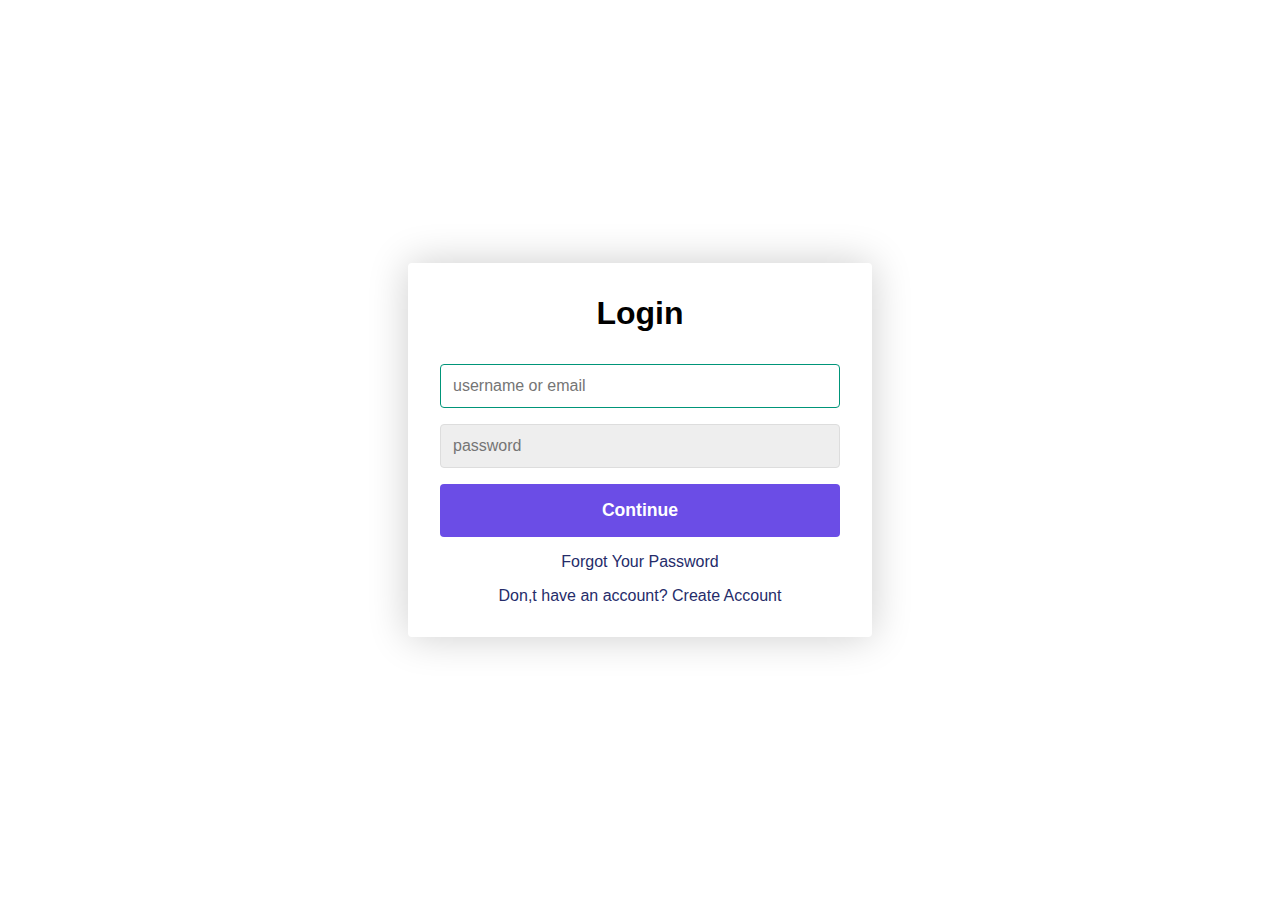
<file: Auth/login.html>
<!DOCTYPE html>
<html lang="en">

<head>
    <meta charset="UTF-8">
    <meta http-equiv="X-UA-Compatible" content="IE=edge">
    <meta name="viewport" content="width=device-width, initial-scale=1.0">
    <title>Login/Signup To Our Website</title>
    <link rel="stylesheet" href="login.css">
</head>

<body>
    <div class="container">
        <form class="form" id="login">
            <h1 class="form-title">Login</h1>
            <div class="form-message form-message-success"></div>

            <div class="form-inputs">
                <input type="text" class="form-input" autofocus placeholder="username or email">
                <div class="form-input-error-message"></div>
            </div>

            <div class="form-inputs">
                <input type="password" class="form-input" autofocus placeholder="password">
                <div class="form-input-error-message"></div>
            </div>

            <button class="form-button" type="submit">Continue</button>

            <p class="form-text">
                <a href="#" class="form-link">Forgot Your Password</a>
            </p>

            <p class="form-text">
                <a id="linkCreateAccount" class="form-link">Don,t have an account? Create Account</a>
            </p>
        </form>

        <form class="form form-hidden" id="CreateAccount">
            <h1 class="form-title">Create Account</h1>
            <div class="form-message form-message-success"></div>

            <div class="form-inputs">
                <input type="text" id="sugnupUsername" class="form-input" autofocus placeholder="username">
                <div class="form-input-error-message"></div>
            </div>

            <div class="form-inputs">
                <input type="email" class="form-input" autofocus placeholder="E-mail Address">
                <div class="form-input-error-message"></div>
            </div>

            <div class="form-inputs">
                <input type="password" class="form-input" autofocus placeholder="password">
                <div class="form-input-error-message"></div>
            </div>

            <div class="form-inputs">
                <input type="password" class="form-input" autofocus placeholder="Confirm Password">
                <div class="form-input-error-message"></div>
            </div>

            <button class="form-button" type="submit">Continue</button>

            <p class="form-text">
                <a id="linkLogin" class="form-link">Already Have An have an account? Login!</a>
            </p>
        </form>
    </div>


    <script src="login.js"></script>
</body>

</html>
</file>
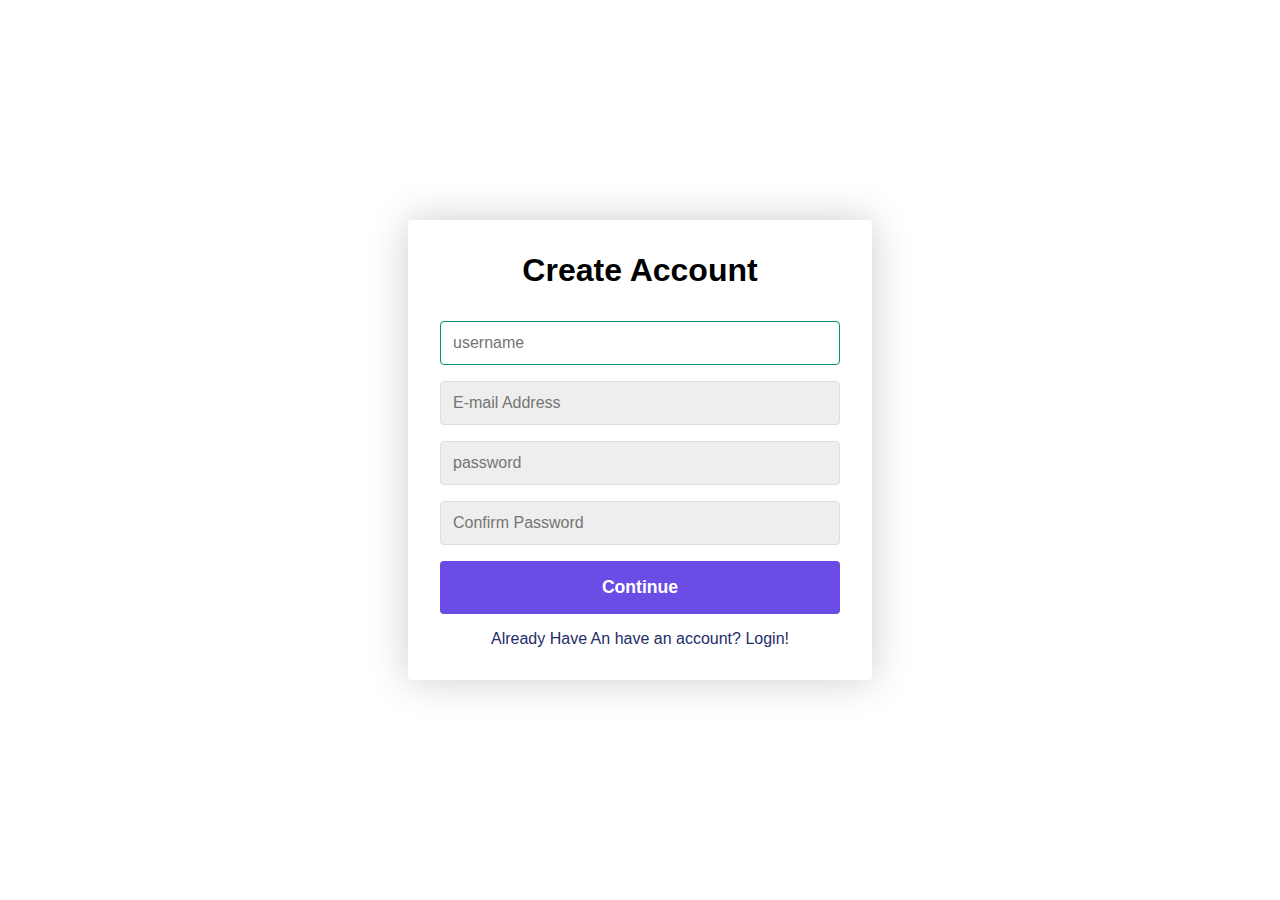
<file: Auth/signup.html>
<!DOCTYPE html>
<html lang="en">

<head>
    <meta charset="UTF-8">
    <meta http-equiv="X-UA-Compatible" content="IE=edge">
    <meta name="viewport" content="width=device-width, initial-scale=1.0">
    <title>Login/Signup To Our Website</title>
    <link rel="stylesheet" href="login.css">
</head>

<body>
    <div class="container">
        <form class="form  form-hidden" id="login">
            <h1 class="form-title">Login</h1>
            <div class="form-message form-message-success"></div>

            <div class="form-inputs">
                <input type="text" class="form-input" autofocus placeholder="username or email">
                <div class="form-input-error-message"></div>
            </div>

            <div class="form-inputs">
                <input type="password" class="form-input" autofocus placeholder="password">
                <div class="form-input-error-message"></div>
            </div>

            <button class="form-button" type="submit">Continue</button>

            <p class="form-text">
                <a href="#" class="form-link">Forgot Your Password</a>
            </p>

            <p class="form-text">
                <a id="linkCreateAccount" class="form-link">Don,t have an account? Create Account</a>
            </p>
        </form>

        <form class="form" id="CreateAccount">
            <h1 class="form-title">Create Account</h1>
            <div class="form-message form-message-success"></div>

            <div class="form-inputs">
                <input type="text" id="sugnupUsername" class="form-input" autofocus placeholder="username">
                <div class="form-input-error-message"></div>
            </div>

            <div class="form-inputs">
                <input type="email" class="form-input" autofocus placeholder="E-mail Address">
                <div class="form-input-error-message"></div>
            </div>

            <div class="form-inputs">
                <input type="password" class="form-input" autofocus placeholder="password">
                <div class="form-input-error-message"></div>
            </div>

            <div class="form-inputs">
                <input type="password" class="form-input" autofocus placeholder="Confirm Password">
                <div class="form-input-error-message"></div>
            </div>

            <button class="form-button" type="submit">Continue</button>

            <p class="form-text">
                <a id="linkLogin" class="form-link">Already Have An have an account? Login!</a>
            </p>
        </form>
    </div>


    <script src="login.js"></script>
</body>

</html>
</file>
<file: style.css>
@import url('https://fonts.googleapis.com/css2?family=Inter:wght@400;600;700&family=Nunito:ital,wght@0,200;0,300;0,400;1,500&family=Poppins:wght@300;400;500;600&display=swap');

:root {
    --primary-color-hue: 252;
    --dark-color-lightness: 17%;
    --light-color-lightness: 95%;
    --white-color-lightness: 100%;

    --color-dark: hsl(252, 30%, var(--dark-color-lightness));
    --color-light: hsl(252, 30%, var(--light-color-lightness));
    --color-gray: hsl(var(--primary-color-hue), 15%, 65%);
    --color-primary: hsl(var(--primary-color-hue), 75%, 60%);
    --color-secondary: hsl(252, 100%, 90%);
    --color-success: hsl(120, 95%, 65%);
    --color-danger: hsl(0, 95%, 65%);
    --color-black: hsl(252, 30%, 10%);
    --color-white: hsl(252, 30%, var(--white-color-lightness));
    --hr-color: #cfcdcd;


    --border-radius: 2rem;
    --card-border-radius: 1rem;
    --btn-padding: 0.6rem 2rem;
    --search-padding: 0.6rem 1rem;
    --card-padding: 1rem;
    --profile-shadow: 0px 4px 17px 2px rgba(0, 0, 0, 0.25);


    --sticky-top-left: 5.4rem;
    --sticky-top-right: -18rem;
}

*,
*::after,
*::before {
    margin: 0;
    padding: 0;
    outline: 0;
    box-sizing: border-box;
    text-decoration: none;
    list-style: none;
    border: none;
}

body {
    font-family: 'Poppins', sans-serif;
    color: var(--color-dark);
    background: var(--color-light);
    overflow-x: hidden;
}

/* GENERAL STYLES */
.container {
    width: 80%;
    margin: 0 auto;
}

.profile-photo {
    width: 2.7rem;
    aspect-ratio: 1/1;
    border-radius: 50%;
    overflow: hidden;
}

img {
    display: block;
    width: 100%;
}

.btn {
    display: inline-block;
    padding: var(--btn-padding);
    font-weight: 500;
    border-radius: var(--border-radius);
    cursor: pointer;
    transition: all 300ms ease;
    font-size: 0.9rem;
}

.btn:hover {
    opacity: 0.8;
}

.btn-primary {
    background: var(--color-primary);
    color: white;
}

.text-bold {
    font-weight: 500;
}

.text-muted {
    color: var(--color-gray);
}

/* NAVBAR */

nav {
    width: 100%;
    background: var(--color-white);
    padding: 0.7rem 0;
    position: fixed;
    z-index: 10;
}

nav .container {
    display: flex;
    align-items: center;
    justify-content: space-between;
}

.search-bar {
    background: var(--color-light);
    border-radius: var(--border-radius);
    padding: var(--search-padding);
}

.search-bar input[type="search"] {
    background: transparent;
    width: 30vw;
    margin-left: 1rem;
    font-size: 0.9rem;
    color: var(--color-dark);
}

nav .search-bar input[type="search"]::placeholder {
    color: var(--color-gray);
}

.create {
    display: flex;
    align-items: center;
    gap: 2rem;
}

/* MAIN SECTION */

main {
    position: relative;
    top: 5.4rem;
}


main .container {
    display: grid;
    grid-template-columns: 18vw auto 20vw;
    column-gap: 2rem;
    position: relative;
}

/* LEFT */
main .container .left {
    height: max-content;
    position: sticky;
    top: var(--sticky-top-left);
    cursor: pointer;
}

main .container .left .profile {
    padding: var(--card-padding);
    background: var(--color-white);
    border-radius: var(--card-border-radius);
    display: flex;
    align-items: center;
    column-gap: 1rem;
    width: 100%;
}

/* SIDEBAR */
.left .sidebar {
    margin-top: 1rem;
    background: var(--color-white);
    border-radius: var(--card-border-radius);
}

.left .sidebar .menu-items {
    display: flex;
    align-items: center;
    cursor: pointer;
    height: 4rem;
    transition: all 300ms ease;
    position: relative;
}

.left .sidebar .menu-items:hover {
    background: var(--color-light);

}

.left .sidebar i {
    font-size: 1.4rem;
    color: var(--color-gray);
    margin-left: 2rem;
    position: relative;
}

.left .sidebar i .notification-count {
    background: var(--color-danger);
    color: white;
    font-size: 0.7rem;
    width: fit-content;
    border-radius: 0.8rem;
    position: absolute;
    top: -0.2rem;
    right: -0.3rem;
}

.left .sidebar h3 {
    margin-left: 1.5rem;
    font-size: 1rem;
}

.left .sidebar .active {
    background: var(--color-light);
}

.left .sidebar .active i,
.left .sidebar .active h3 {
    color: var(--color-primary);
}

.left .sidebar .active::before {
    content: "";
    display: block;
    width: 0.5rem;
    height: 100%;
    position: absolute;
    background: var(--color-primary);
}

.left .sidebar .menu-items:first-child.active {
    border-top-left-radius: var(--card-border-radius);
    overflow: hidden;
}

.left .sidebar .menu-items:last-child.active {
    border-bottom-left-radius: var(--card-border-radius);
    overflow: hidden;
}

.left .btn {
    margin-top: 1rem;
    width: 100%;
    text-align: center;
    padding: 1rem 0;
}

/* NOTIFICATION POPUP */

.left .notifications-popup {
    position: absolute;
    top: 0;
    left: 110%;
    width: 30rem;
    background: var(--color-white);
    border-radius: var(--card-border-radius);
    padding: var(--card-padding);
    box-shadow: 0 0 2rem hsl(var(--color-primary), 75%, 60%, 25%);
    z-index: 8;
    display: none;
}

.left .notifications-popup::before {
    content: "";
    width: 1.2rem;
    height: 1.2rem;
    display: block;
    background: var(--color-white);
    position: absolute;
    left: -0.6rem;
    transform: rotate(45deg);
}

.left .notifications-popup>div {
    display: flex;
    align-items: start;
    gap: 1rem;
    margin-bottom: 1rem;
}

.left .notifications-popup small {
    display: block;
}

/* MIDDLE */
.middle .stories {
    display: flex;
    justify-content: space-between;
    height: 12rem;
    gap: 0.5rem;
}

.middle .story {
    padding: var(--card-padding);
    border-radius: var(--card-border-radius);
    display: flex;
    flex-direction: column;
    justify-content: space-between;
    align-items: center;
    color: white;
    font-size: 0.75rem;
    width: 100%;
    position: relative;
    overflow: hidden;
}

.middle .stories .story::before {
    content: "";
    display: block;
    width: 100%;
    height: 5rem;
    background: linear-gradient(transparent, rgba(0, 0, 0, 0.75));
    position: absolute;
    bottom: 0;
}

.middle .stories .story .name {
    z-index: 2;
}

.middle .stories .story:nth-child(1) {
    background: url('./images/story-1.jpg') no-repeat center center/cover;
}

.middle .stories .story:nth-child(2) {
    background: url('./images/story-2.jpg') no-repeat center center/cover;
}

.middle .stories .story:nth-child(3) {
    background: url('./images/story-3.jpg') no-repeat center center/cover;
}

.middle .stories .story:nth-child(4) {
    background: url('./images/story-4.jpg') no-repeat center center/cover;
}

.middle .stories .story:nth-child(5) {
    background: url('./images/story-5.jpg') no-repeat center center/cover;
}

.middle .stories .story:nth-child(6) {
    background: url('./images/story-6.jpg') no-repeat center center/cover;
}

.middle .story .profile-photo {
    width: 2rem;
    height: 2rem;
    align-self: start;
    border: 3px solid var(--color-primary);
}

/* PROFILE CARD */
.ProfileCard {
    border-radius: 1.5rem;
    display: flex;
    flex-direction: column;
    position: relative;
    gap: 1rem;
    overflow-x: clip;
    background: white;
}

.ProfileImages {
    position: relative;
    display: flex;
    flex-direction: column;
    align-items: center;
    justify-content: center;
}

.ProfileImages>img:nth-of-type(1) {
    width: 100%;
}

.ProfileImages>img:nth-of-type(2) {
    width: 6rem;
    border-radius: 50%;
    position: absolute;
    bottom: -3rem;
    box-shadow: var(--profile-shadow);
}

.ProfileName {
    display: flex;
    flex-direction: column;
    align-items: center;
    margin-top: 3rem;
    gap: 10px;
}

.ProfileName>span:nth-of-type(1) {
    font-weight: bold;
}

.vl {
    height: 150%;
    border-left: 2px solid var(--hr-color);
}

.followStatus {
    display: flex;
    flex-direction: column;
    align-items: center;
    justify-content: center;
    gap: 0.75rem;
}

.followStatus>hr {
    width: 85%;
    border: 1px solid var(--hr-color);
}

.followStatus:last-child{
    margin-bottom: 1rem;
}

.followStatus>div {
    display: flex;
    gap: 1rem;
    width: 80%;
    justify-content: space-around;
    align-items: center;
}

.follow {
    display: flex;
    flex-direction: column;
    gap: 0.4rem;
    align-items: center;
    justify-content: center;
}

.follow>span:nth-of-type(1) {
    font-weight: bold;
}

.follow>span:nth-of-type(2) {
    color: var(--gray);
    font-size: 13px;
}

.ProfileCard>span {
    font-weight: bold;
    color: orange;
    align-self: center;
    margin-bottom: 1rem;
    cursor: pointer;
}

/* CREATE POST */

.upload-post {
    display: flex;
    flex-direction: column;
    gap: 1rem;
    height: max-content;
    padding: 0.6rem var(--card-padding);
    background: var(--color-white);
    border-radius: var(--border-radius);
    margin-top: 1rem;
    width: 100%;
}

.middle .create-post {
    width: 100%;
    display: flex;
    align-items: center;
    justify-content: space-between;
}

.post-options {
    display: flex;
    justify-content: space-around;
}

.option {
    padding: 5px;
    padding-left: 10px;
    padding-right: 10px;
    display: flex;
    gap: 0.2rem;
    align-items: center;
    justify-content: center;
    font-size: 22px;
}

.option:hover {
    cursor: pointer;
}

.option p {
    font-size: 0.9rem;
}

.middle .create-post input[type="text"] {
    justify-self: start;
    width: 100%;
    padding-left: 1rem;
    background: transparent;
    color: var(--color-dark);
    margin-right: 1rem;
}

/* FEEDS */

.middle .feeds .feed {
    background: var(--color-white);
    border-radius: var(--card-border-radius);
    padding: var(--card-padding);
    margin: 1rem 0;
    font-size: 0.85rem;
    line-height: 1.5;
}

.head {
    display: flex;
    justify-content: space-between;
}

.user {
    display: flex;
    gap: 1rem;
}

.middle .feed .photo {
    border-radius: var(--card-border-radius);
    overflow: hidden;
    margin: 0.7rem 0;
}

.action-buttons {
    display: flex;
    justify-content: space-between;
    align-items: center;
    font-size: 1.4rem;
    margin: 0.6rem;
}

.liked-by {
    display: flex;
}

.liked-by span {
    width: 1.4rem;
    height: 1.4rem;
    display: block;
    border-radius: 50%;
    overflow: hidden;
    border: 2px solid var(--color-white);
    margin-left: -0.6rem;
}

.liked-by span:nth-child(1) {
    margin: 0;
}

.liked-by p {
    margin-left: 0.5rem;
}

/* RIGHT */
.right {
    height: max-content;
    position: sticky;
    top: var(--sticky-top-right);
    bottom: 0;
    display: flex;
    flex-direction: column;
}

.messages {
    background: var(--color-white);
    border-radius: var(--card-border-radius);
    padding: var(--card-padding);
}

.heading {
    display: flex;
    justify-content: space-between;
    align-items: center;
    margin-bottom: 1rem;
}

.messages i {
    font-size: 1.4rem;
}

.messages .search-bar {
    display: flex;
    margin-bottom: 1rem;
}

.category {
    display: flex;
    justify-content: space-between;
    margin-bottom: 1rem;
}

.category h6 {
    width: 100%;
    text-align: center;
    border-bottom: 4px solid var(--color-light);
    padding-bottom: 0.5rem;
    font-size: 0.85rem;
}

.category .active {
    border-color: var(--color-dark);
}

.message-requests {
    color: var(--color-primary);
}

.message {
    display: flex;
    gap: 1rem;
    margin-bottom: 1rem;
    align-items: start;
}

.message .profile-photo {
    position: relative;
    overflow: visible;
}

.right .profile-photo img {
    border-radius: 50%;
}

.message:last-child {
    margin: 0;
}

.message p {
    font-size: 0.8rem;
}

.message .profile-photo .active {
    width: 0.8rem;
    height: 0.8rem;
    border-radius: 50%;
    border: 3px solid var(--color-white);
    position: absolute;
    background: var(--color-success);
    bottom: 0;
    right: 0;
}

.friend-requests {
    margin-top: 1rem;
}

.friend-requests h4 {
    color: var(--color-gray);
    margin: 1rem 0;
}

.request {
    background: var(--color-white);
    padding: var(--card-padding);
    border-radius: var(--card-border-radius);
    margin-bottom: 0.67rem;
}

.request .info {
    display: flex;
    gap: 1rem;
    margin-bottom: 1rem;
}

.right .action {
    display: flex;
    gap: 1rem;
}

/* THEME CUSTOMIZTAION */

.customize-theme {
    background: rgba(255, 255, 255, 0.5);
    width: 100%;
    height: 100%;
    position: fixed;
    top: 0;
    left: 0;
    z-index: 100;
    text-align: center;
    display: grid;
    place-items: center;
    font-size: 0.9rem;
    display: none;
}

.customize-theme .card {
    background: var(--color-white);
    padding: 3rem;
    border-radius: var(--card-border-radius);
    width: 50%;
    box-shadow: 0 0 1rem var(--color-primary);
}

/* FONT SIZE */

.font-size {
    margin-top: 5rem;
}

.font-size>div {
    display: flex;
    justify-content: space-between;
    align-items: center;
    background: var(--color-light);
    padding: var(--search-padding);
    border-radius: var(--card-border-radius);
}

.choose-size {
    background: var(--color-secondary);
    height: 0.3rem;
    width: 100%;
    margin: 0 1rem;
    display: flex;
    align-items: center;
    justify-content: space-between;
}

.choose-size span {
    width: 1rem;
    height: 1rem;
    background: var(--color-secondary);
    border-radius: 50%;
    cursor: pointer;
}

.choose-size span.active {
    background: var(--color-primary);
}

/* FONT SIZE */

.customize-theme .color {
    margin-top: 2rem;
}

.choose-color {
    background: var(--color-light);
    padding: var(--search-padding);
    border-radius: var(--card-border-radius);
    display: flex;
    align-items: center;
    justify-content: space-between;
}

.choose-color span {
    width: 2.2rem;
    height: 2.2rem;
    border-radius: 50%;
}

.choose-color span:nth-child(1) {
    background: hsl(252, 75%, 60%);
}

.choose-color span:nth-child(2) {
    background: hsl(52, 75%, 60%);
}

.choose-color span:nth-child(3) {
    background: hsl(352, 75%, 60%);
}

.choose-color span:nth-child(4) {
    background: hsl(152, 75%, 60%);
}

.choose-color span:nth-child(5) {
    background: hsl(202, 75%, 60%);
}

.choose-color span.active {
    border: 5px solid white;
}

/* BACKGROUND COLORS */
.background {
    margin-top: 2rem;
}

.choose-bg {
    display: flex;
    align-items: center;
    justify-content: space-between;
    gap: 1.5rem;
}

.choose-bg>div {
    padding: var(--card-padding);
    width: 100%;
    display: flex;
    align-items: center;
    font-size: 1rem;
    font-weight: bold;
    border-radius: 0.4rem;
    cursor: pointer;
}

.choose-bg>div.active {
    border: 2px solid var(--color-primary);
}

.bg-1 {
    background: white;
    color: black;
}

.bg-2 {
    background: hsl(252, 30%, 17%);
    color: white;
}

.bg-3 {
    background: hsl(252, 30%, 10%);
    color: white;
}

.choose-bg>div span {
    width: 2rem;
    height: 2rem;
    border: 2px solid var(--color-gray);
    border-radius: 50%;
    margin-right: 1rem;
}

/* MEDIA QUERIES */

@media screen and (max-width: 1200px) {
    .container {
        width: 96%;
    }

    main .container {
        grid-template-columns: 5rem auto 30vw;
        gap: 1rem;
    }

    .left {
        width: 5rem;
        z-index: 5;
    }

    main .container .left .profile {
        display: none;
    }

    .sidebar h3 {
        display: none;
    }

    .left .btn {
        display: none;
    }

    .customize-theme .card {
        width: 80vw;
    }
}

@media screen and (max-width: 992px) {
    nav .search-bar {
        display: none;
    }

    main .container {
        grid-template-columns: 0 auto 5rem;
        gap: 0;
    }

    main .container .left {
        grid-column: 3/4;
        position: fixed;
        bottom: 0;
        right: 0;
    }

    .notifications-popup {
        position: absolute;
        left: -20;
        width: 20rem;
    }

    .notifications-popup::before {
        position: absolute;
        top: 1.3rem;
        left: calc(20rem - 0.6rem);
        display: block;
    }

    main .container .middle {
        grid-column: 1/3;
    }

    .right {
        display: none;
    }

    .customize-theme .card {
        width: 92vw;
    }
}
</file>
<file: Auth/login.css>
body {
    --color-primary: #009579;
    --color-primary-dark: #007f67;
    --color-secondary: #252c6a;
    --color-error: #cc3333;
    --color-success: #4bb544;
    --border-radius: 4px;
    --color-button: hsl(252, 75%, 60%);;

    margin: 0;
    height: 100vh;
    display: flex;
    align-items: center;
    justify-content: center;
    font-size: 18px;
}

.container {
    width: 400px;
    max-width: 400px;
    margin: 1rem;
    padding: 2rem;
    box-shadow: 0 0 40px rgba(0, 0, 0, 0.2);
    border-radius: var(--border-radius);
    background: #ffffff;
}

.container,
.form-input,
.form-button {
    font: 500 1rem 'Quicksand', sans-serif;
}

.form-hidden{
    display: none;
}

.form :first-child {
    margin-top: 0;
}

.form :last-child {
    margin-bottom: 0;
}

.form-title {
    margin-bottom: 2rem;
    text-align: center;
}

.form-message {
    text-align: center;
    margin-bottom: 1rem;
}

.form-message-success {
    color: var(--color-success);
}

.form-message-error {
    color: var(--color-error);
}

.form-inputs {
    margin-bottom: 1rem;
}

.form-input {
    display: block;
    width: 100%;
    padding: 0.75rem;
    box-sizing: border-box;
    border-radius: var(--border-radius);
    border: 1px solid #dddddd;
    outline: none;
    background: #eeeeee;
    transition: background 0.2s border-color 0.2s;
}

.form-input:focus {
    border-color: var(--color-primary);
    background: #ffffff;
}

.form-input-error {
    color: var(--color-error);
    border-color: var(--color-error);
}

.form-input-error-message {
    margin-top: 0.5rem;
    font-size: 0.85rem;
    color: var(--color-error);
}

.form-button{
    width: 100%;
    padding: 1rem 2rem;
    font-weight: bold;
    font-size: 1.1rem;
    color: #ffffff;
    border: none;
    border-radius: var(--border-radius);
    outline: none;
    cursor: pointer;
    background: var(--color-button);
}

.form-button:active{
    transform: scale(0.98);
}

.form-text{
    text-align: center;
}

.form-link{
    color: var(--color-secondary);
    text-decoration: none;
    cursor: pointer;
}

.form-link:hover{
    text-decoration: underline;
}
</file>
